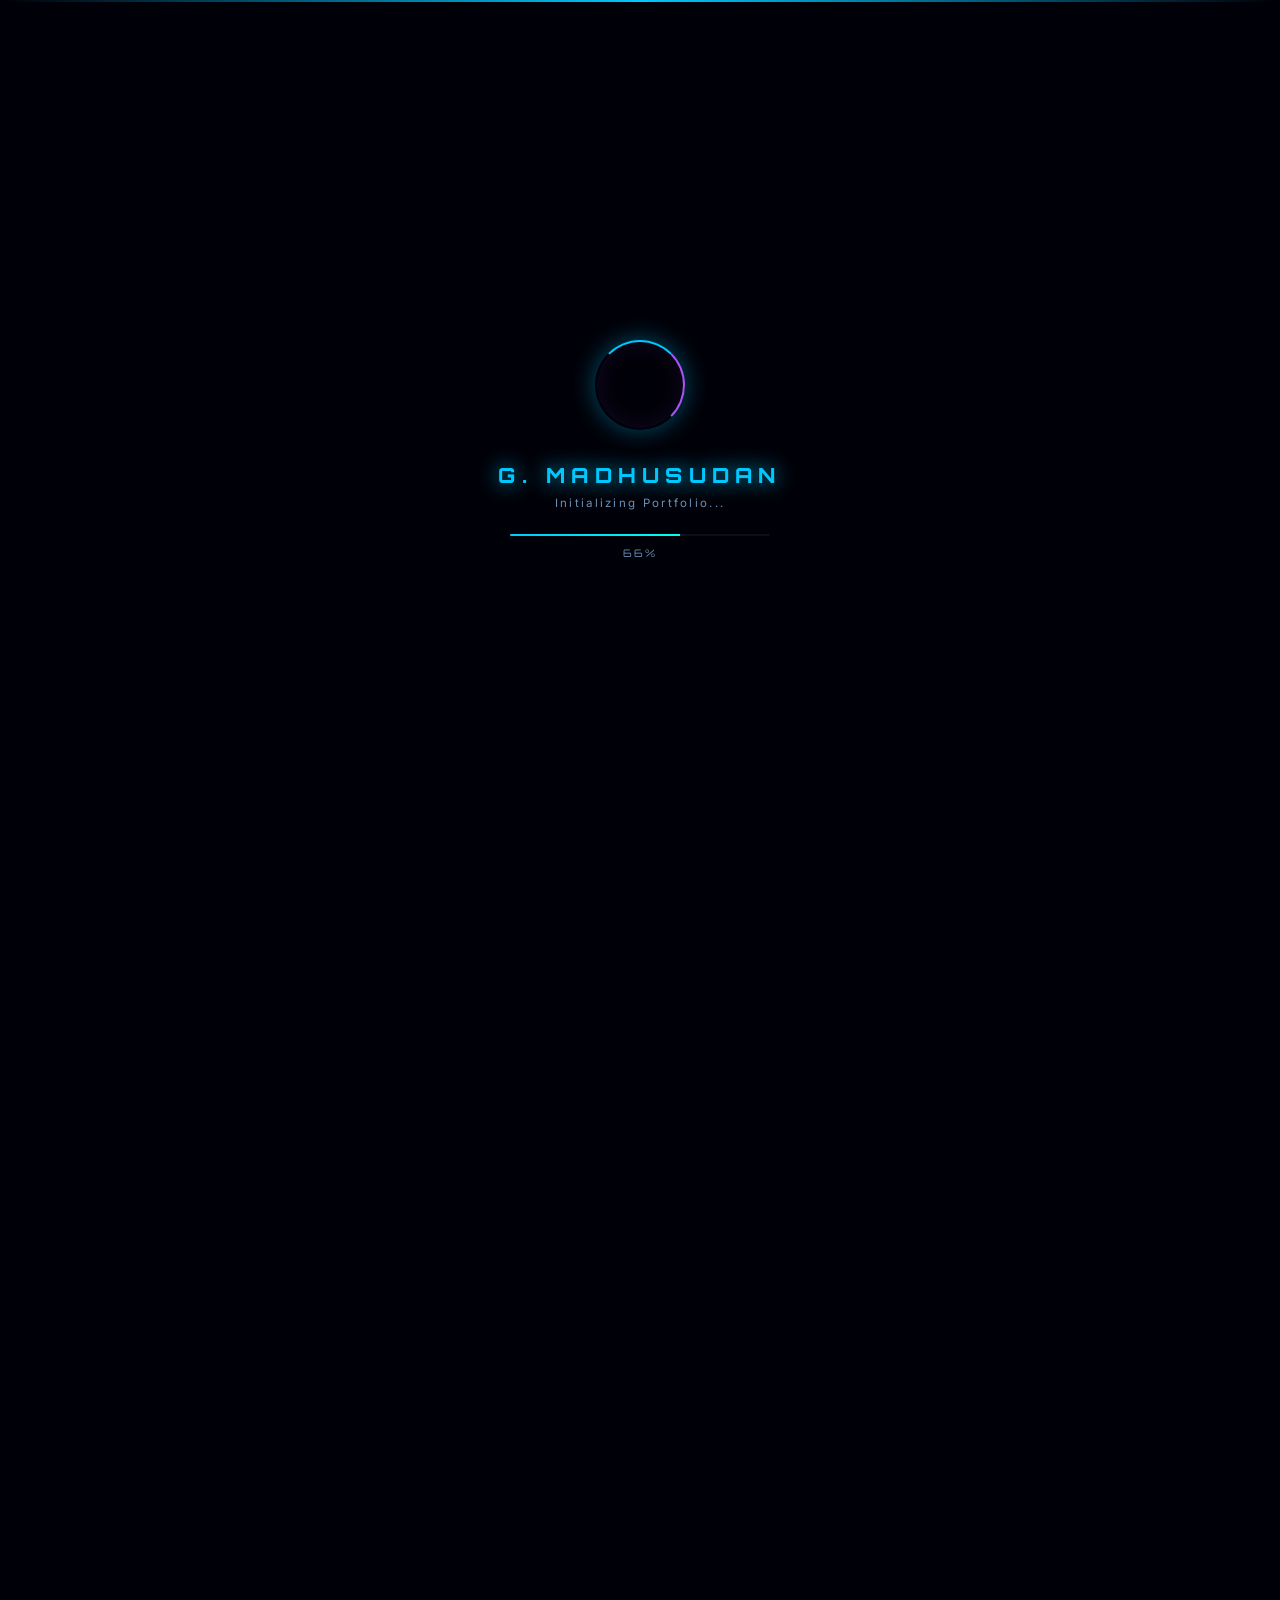
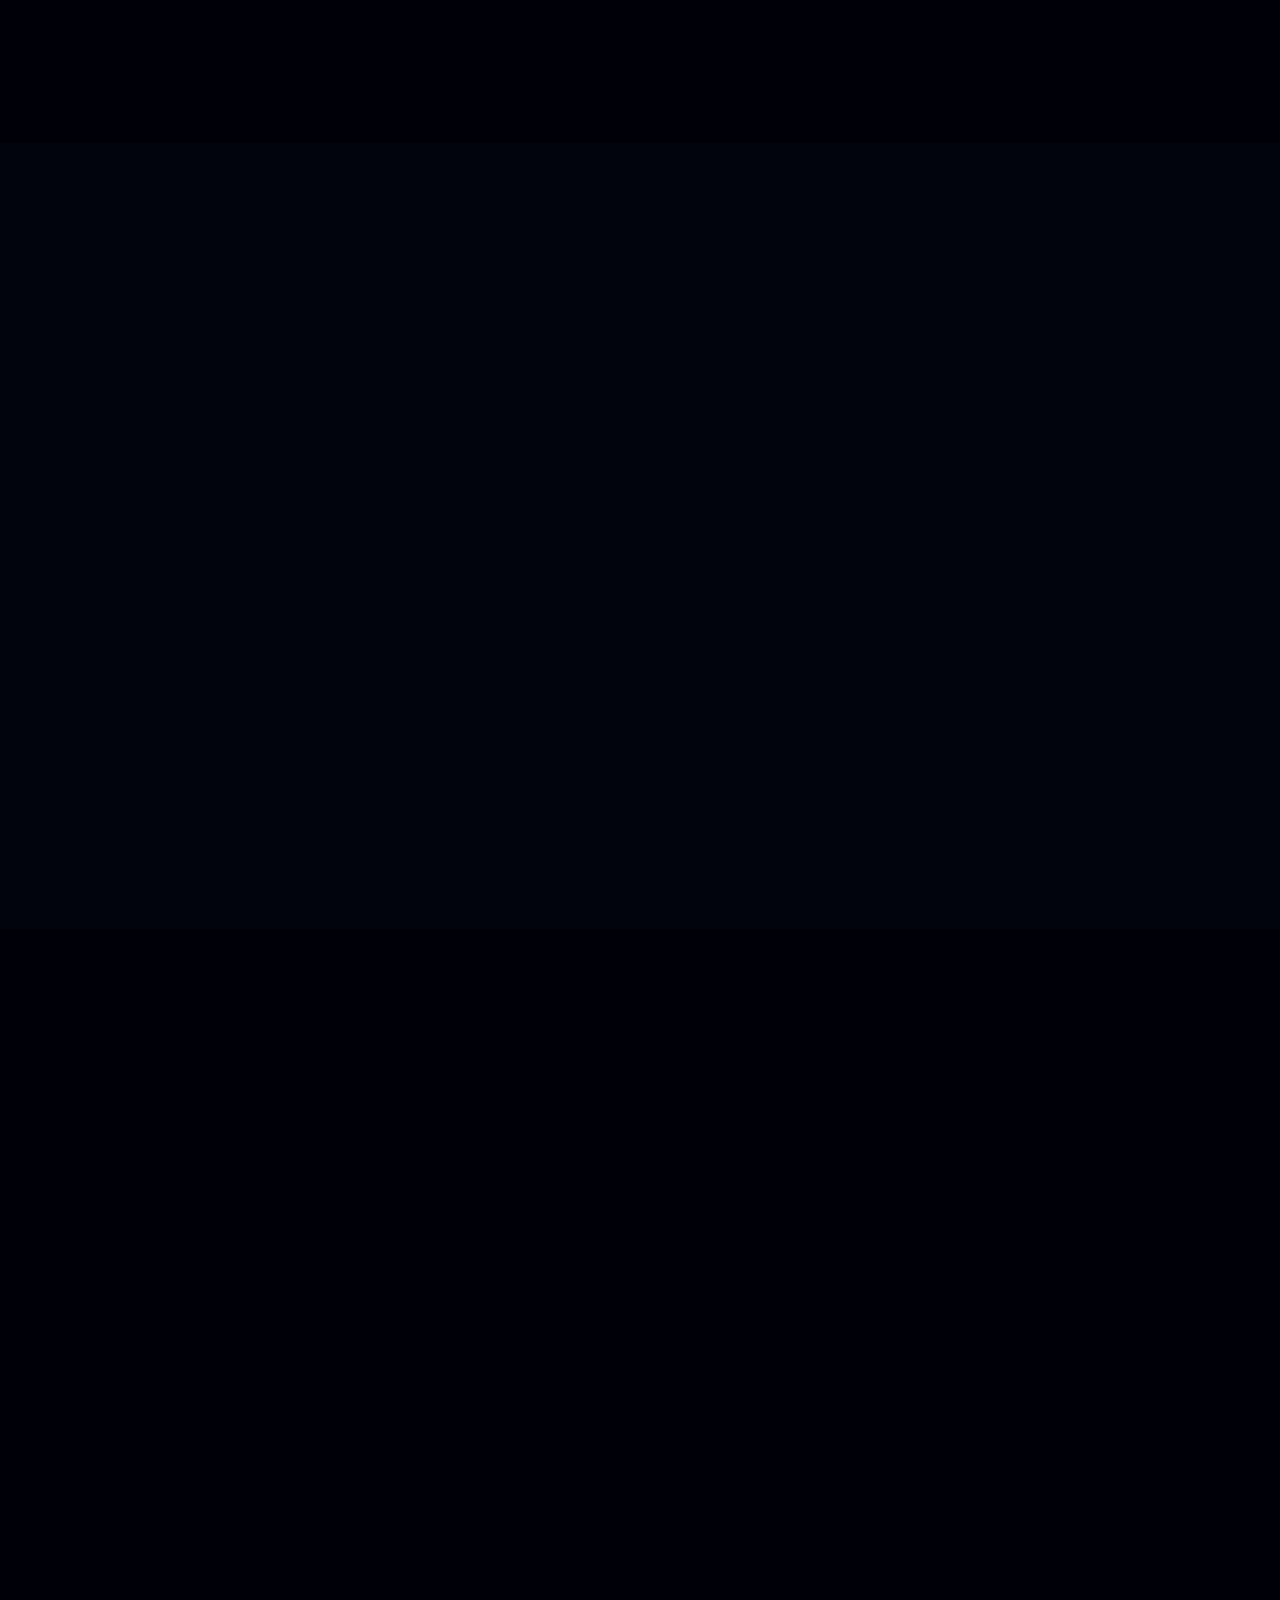
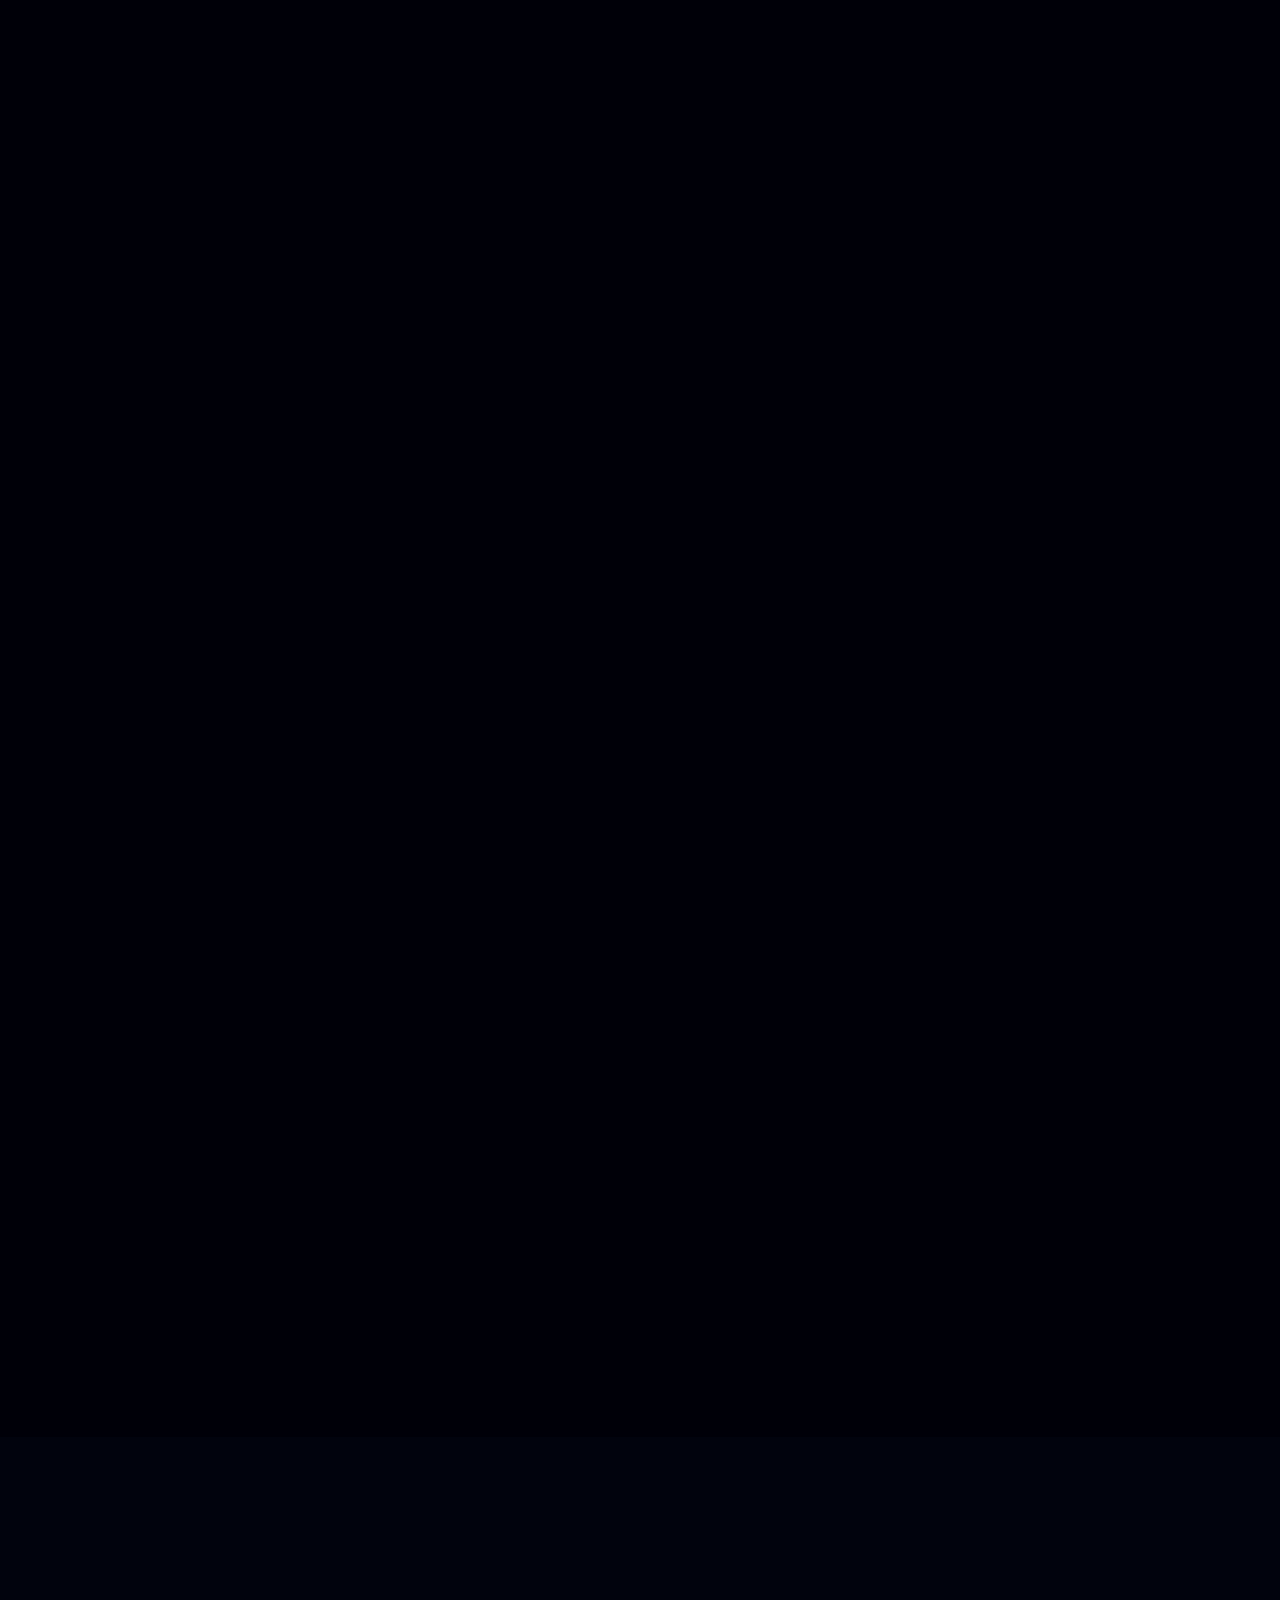
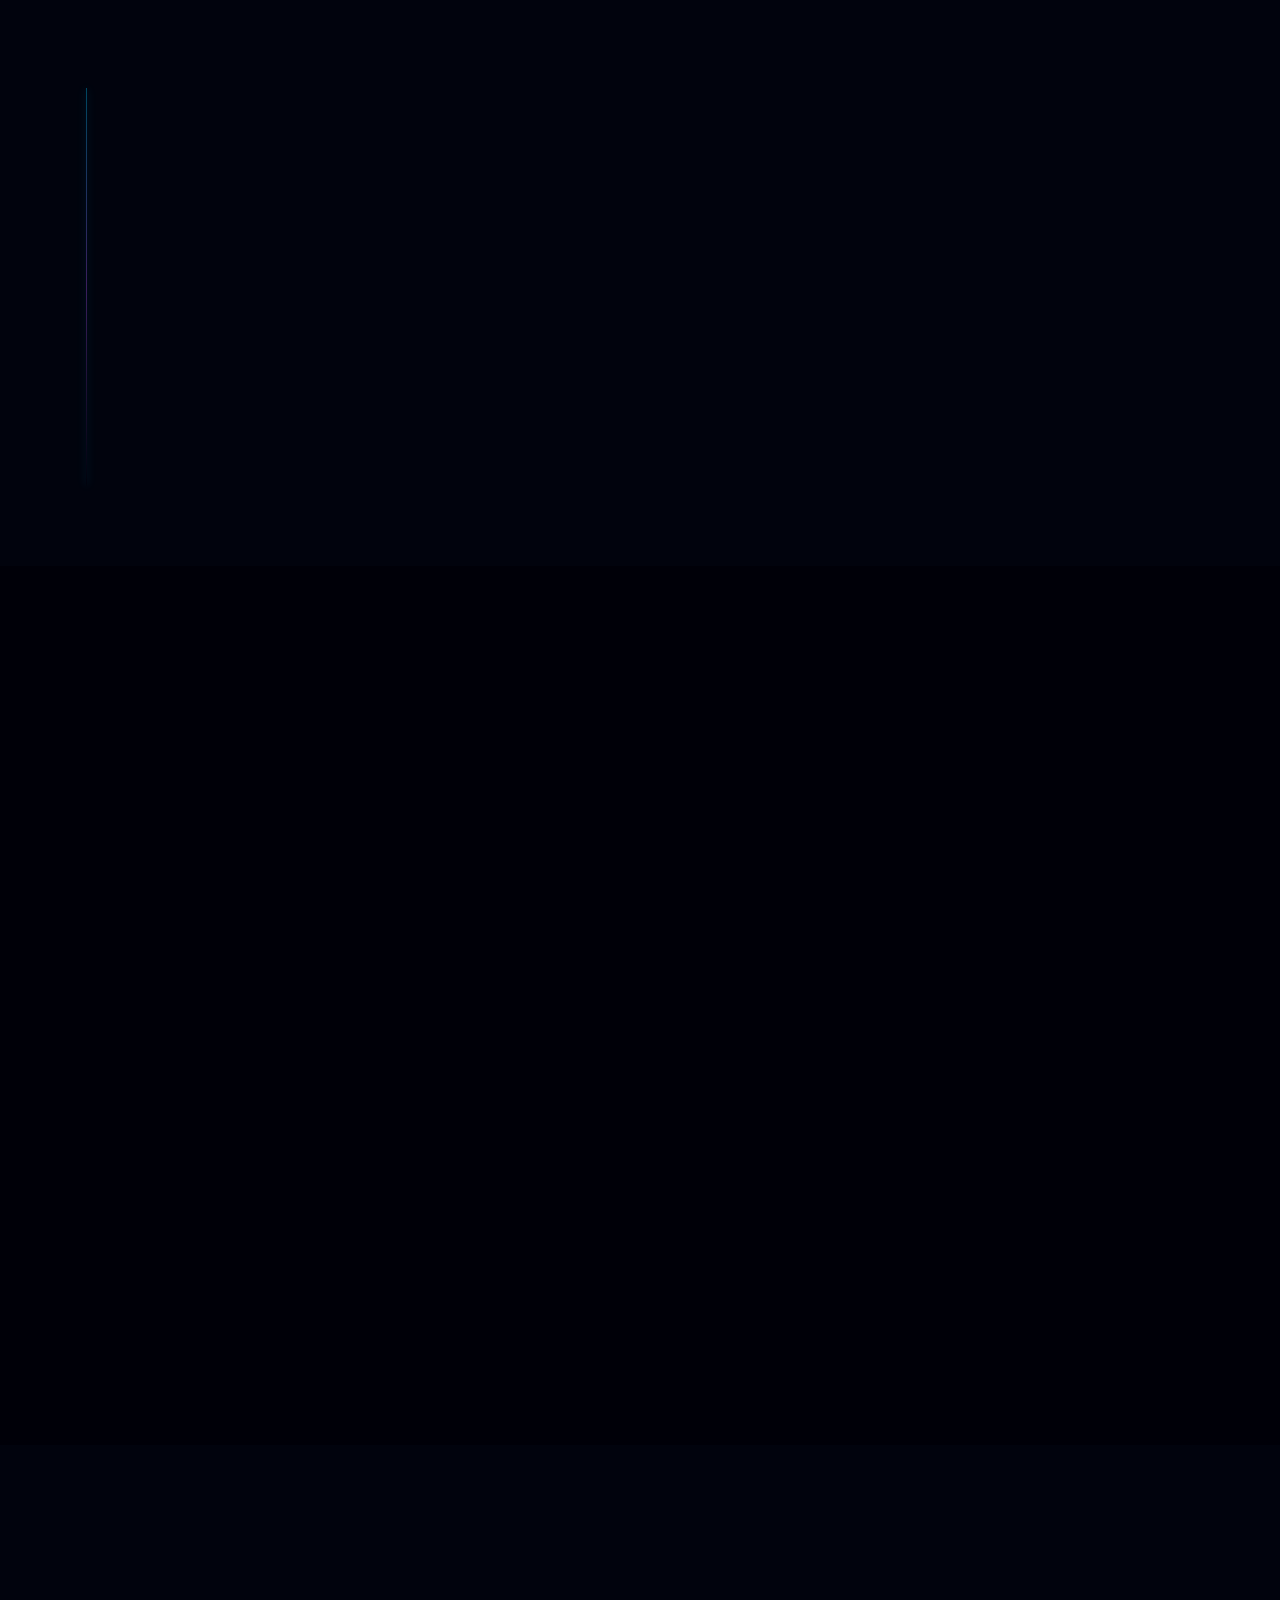
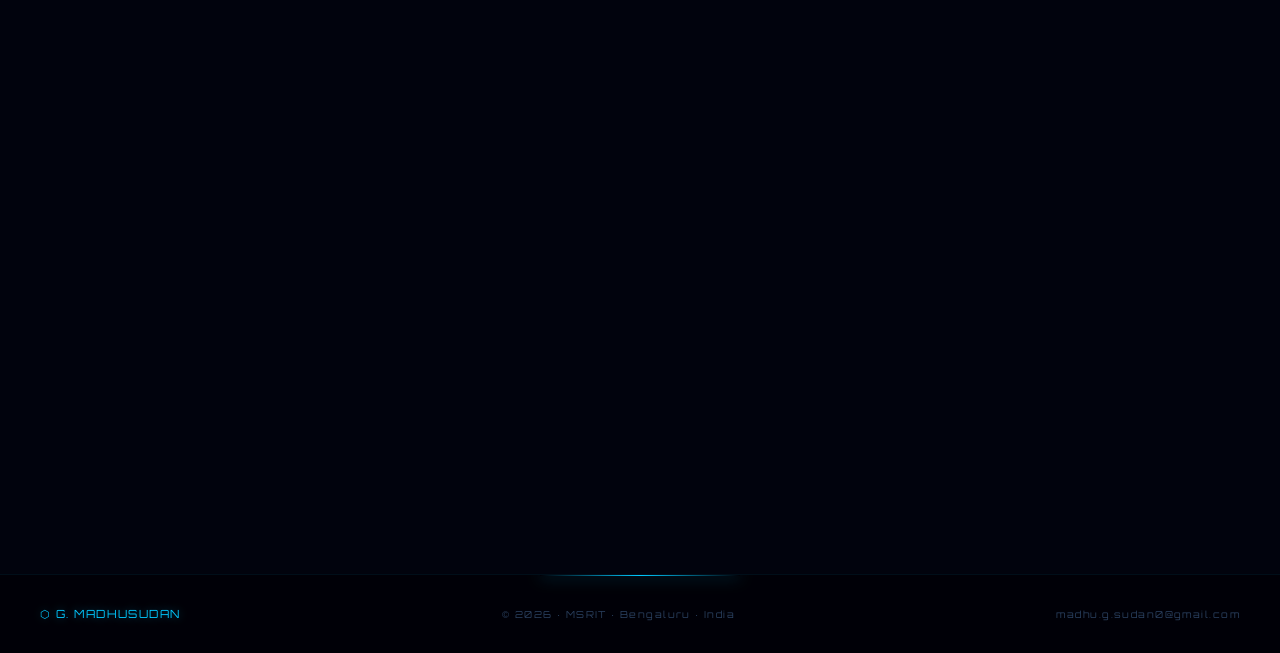
<file: index.html>
<!DOCTYPE html>
<html lang="en">
<head>
  <meta charset="UTF-8"/>
  <meta name="viewport" content="width=device-width, initial-scale=1.0"/>
  <meta name="description" content="G. Madhusudan — AI & Data Science Engineer. Portfolio showcasing projects, skills, and experience in Edge AI, NLP, and computer vision."/>
  <title>G. Madhusudan | AI & Data Science Engineer</title>
  <link rel="preconnect" href="https://fonts.googleapis.com"/>
  <link rel="preconnect" href="https://fonts.gstatic.com" crossorigin/>
  <link href="https://fonts.googleapis.com/css2?family=Orbitron:wght@400;500;600;700;800;900&family=Inter:wght@300;400;500;600;700&family=Space+Grotesk:wght@300;400;500;600;700&display=swap" rel="stylesheet"/>
  <link rel="stylesheet" href="style.css"/>
</head>
<body>

  <!-- ═══ CUSTOM CURSOR ═══ -->
  <div id="cursorRing"></div>
  <div id="cursorDot"></div>

  <!-- ═══ CLICK RIPPLE ═══ -->
  <div id="rippleContainer"></div>

  <!-- ═══ PARTICLE BACKGROUND ═══ -->
  <canvas id="particleCanvas"></canvas>
  <!-- ═══ NEURAL NETWORK SCENE ═══ -->
  <canvas id="neuralCanvas"></canvas>

  <!-- ═══ SCROLL PROGRESS BAR ═══ -->
  <div id="scrollProgress"></div>

  <!-- ═══ LOADER ═══ -->
  <div id="loader">
    <div class="ld-ring"></div>
    <div class="ld-content">
      <div class="ld-logo">G. MADHUSUDAN</div>
      <div class="ld-sub">Initializing Portfolio...</div>
      <div class="ld-bar-track"><div class="ld-bar" id="ldBar"></div></div>
      <div class="ld-pct" id="ldPct">0%</div>
    </div>
  </div>

  <!-- ═══ NAVBAR ═══ -->
  <nav id="navbar">
    <div class="nav-inner">
      <a href="#hero" class="nav-logo">
        <span class="nav-hex">⬡</span>
        <span>G. MADHUSUDAN</span>
      </a>
      <div class="nav-links" id="navLinks">
        <a href="#about"      class="nav-link" data-section="about">About</a>
        <a href="#skills"     class="nav-link" data-section="skills">Skills</a>
        <a href="#projects"   class="nav-link" data-section="projects">Projects</a>
        <a href="#experience" class="nav-link" data-section="experience">Experience</a>
        <a href="#education"  class="nav-link" data-section="education">Education</a>
        <a href="#contact"    class="nav-link" data-section="contact">Contact</a>
      </div>
      <div class="nav-actions">
        <a href="https://github.com/Madhusudan2005" target="_blank" class="nav-icon-btn" title="GitHub">
          <svg viewBox="0 0 24 24" fill="currentColor" width="17" height="17"><path d="M12 0C5.37 0 0 5.37 0 12c0 5.31 3.435 9.795 8.205 11.385.6.105.825-.255.825-.57 0-.285-.015-1.23-.015-2.235-3.015.555-3.795-.735-4.035-1.41-.135-.345-.72-1.41-1.23-1.695-.42-.225-1.02-.78-.015-.795.945-.015 1.62.87 1.845 1.23 1.08 1.815 2.805 1.305 3.495.99.105-.78.42-1.305.765-1.605-2.67-.3-5.46-1.335-5.46-5.925 0-1.305.465-2.385 1.23-3.225-.12-.3-.54-1.53.12-3.18 0 0 1.005-.315 3.3 1.23.96-.27 1.98-.405 3-.405s2.04.135 3 .405c2.295-1.56 3.3-1.23 3.3-1.23.66 1.65.24 2.88.12 3.18.765.84 1.23 1.905 1.23 3.225 0 4.605-2.805 5.625-5.475 5.925.435.375.81 1.095.81 2.22 0 1.605-.015 2.895-.015 3.3 0 .315.225.69.825.57A12.02 12.02 0 0 0 24 12c0-6.63-5.37-12-12-12z"/></svg>
        </a>
        <a href="https://linkedin.com/in/g-madhusudan" target="_blank" class="nav-icon-btn" title="LinkedIn">
          <svg viewBox="0 0 24 24" fill="currentColor" width="17" height="17"><path d="M20.447 20.452h-3.554v-5.569c0-1.328-.027-3.037-1.852-3.037-1.853 0-2.136 1.445-2.136 2.939v5.667H9.351V9h3.414v1.561h.046c.477-.9 1.637-1.85 3.37-1.85 3.601 0 4.267 2.37 4.267 5.455v6.286zM5.337 7.433a2.062 2.062 0 0 1-2.063-2.065 2.064 2.064 0 1 1 2.063 2.065zm1.782 13.019H3.555V9h3.564v11.452zM22.225 0H1.771C.792 0 0 .774 0 1.729v20.542C0 23.227.792 24 1.771 24h20.451C23.2 24 24 23.227 24 22.271V1.729C24 .774 23.2 0 22.222 0h.003z"/></svg>
        </a>
        <a href="resume.html" target="_blank" class="nav-resume-btn">
          <svg viewBox="0 0 24 24" fill="none" stroke="currentColor" stroke-width="2" width="13" height="13"><path d="M21 15v4a2 2 0 0 1-2 2H5a2 2 0 0 1-2-2v-4"/><polyline points="7,10 12,15 17,10"/><line x1="12" y1="15" x2="12" y2="3"/></svg>
          RESUME
        </a>
      </div>
      <button class="nav-hamburger" id="navHamburger" aria-label="Toggle menu">
        <span></span><span></span><span></span>
      </button>
    </div>
  </nav>

  <!-- ═══════════════════════════════
       HERO SECTION
  ════════════════════════════════ -->
  <section id="hero" class="section hero-section">
    <div class="hero-content">
      <div class="hero-badge reveal-item">
        <span class="hero-dot"></span>AVAILABLE FOR OPPORTUNITIES
      </div>
      <div class="hero-avatar-wrap reveal-item" style="--d:0.1s">
        <div class="hero-avatar-ring"></div>
        <img src="profile.jpg" alt="G. Madhusudan" class="hero-avatar-img"/>
      </div>
      <h1 class="hero-title reveal-item" style="--d:0.2s">
        <span class="hero-name">G. Madhusudan</span>
        <span class="hero-role">AI &amp; Data Science Engineer</span>
      </h1>
      <!-- Social quick links -->
      <div class="hero-socials reveal-item" style="--d:0.25s">
        <a href="https://github.com/Madhusudan2005" target="_blank" class="hero-social-btn" title="GitHub">
          <svg viewBox="0 0 24 24" fill="currentColor" width="16" height="16"><path d="M12 0C5.37 0 0 5.37 0 12c0 5.31 3.435 9.795 8.205 11.385.6.105.825-.255.825-.57 0-.285-.015-1.23-.015-2.235-3.015.555-3.795-.735-4.035-1.41-.135-.345-.72-1.41-1.23-1.695-.42-.225-1.02-.78-.015-.795.945-.015 1.62.87 1.845 1.23 1.08 1.815 2.805 1.305 3.495.99.105-.78.42-1.305.765-1.605-2.67-.3-5.46-1.335-5.46-5.925 0-1.305.465-2.385 1.23-3.225-.12-.3-.54-1.53.12-3.18 0 0 1.005-.315 3.3 1.23.96-.27 1.98-.405 3-.405s2.04.135 3 .405c2.295-1.56 3.3-1.23 3.3-1.23.66 1.65.24 2.88.12 3.18.765.84 1.23 1.905 1.23 3.225 0 4.605-2.805 5.625-5.475 5.925.435.375.81 1.095.81 2.22 0 1.605-.015 2.895-.015 3.3 0 .315.225.69.825.57A12.02 12.02 0 0 0 24 12c0-6.63-5.37-12-12-12z"/></svg>
        </a>
        <a href="https://linkedin.com/in/g-madhusudan" target="_blank" class="hero-social-btn" title="LinkedIn">
          <svg viewBox="0 0 24 24" fill="currentColor" width="16" height="16"><path d="M20.447 20.452h-3.554v-5.569c0-1.328-.027-3.037-1.852-3.037-1.853 0-2.136 1.445-2.136 2.939v5.667H9.351V9h3.414v1.561h.046c.477-.9 1.637-1.85 3.37-1.85 3.601 0 4.267 2.37 4.267 5.455v6.286zM5.337 7.433a2.062 2.062 0 0 1-2.063-2.065 2.064 2.064 0 1 1 2.063 2.065zm1.782 13.019H3.555V9h3.564v11.452zM22.225 0H1.771C.792 0 0 .774 0 1.729v20.542C0 23.227.792 24 1.771 24h20.451C23.2 24 24 23.227 24 22.271V1.729C24 .774 23.2 0 22.222 0h.003z"/></svg>
        </a>
        <a href="mailto:madhu.g.sudan0@gmail.com" class="hero-social-btn" title="Email">
          <svg viewBox="0 0 24 24" fill="none" stroke="currentColor" stroke-width="2" width="16" height="16"><path d="M4 4h16c1.1 0 2 .9 2 2v12c0 1.1-.9 2-2 2H4c-1.1 0-2-.9-2-2V6c0-1.1.9-2 2-2z"/><polyline points="22,6 12,13 2,6"/></svg>
        </a>
        <a href="resume.html" target="_blank" class="hero-social-btn" title="Resume">
          <svg viewBox="0 0 24 24" fill="none" stroke="currentColor" stroke-width="2" width="16" height="16"><path d="M14 2H6a2 2 0 0 0-2 2v16a2 2 0 0 0 2 2h12a2 2 0 0 0 2-2V8z"/><polyline points="14 2 14 8 20 8"/></svg>
        </a>
      </div>
      <div class="hero-typed reveal-item" style="--d:0.3s">
        <span id="typedDisplay"></span><span class="typed-cursor">|</span>
      </div>
      <p class="hero-sub reveal-item" style="--d:0.4s">
        Building intelligent systems at the edge of AI &amp; real-world impact
      </p>
      <div class="hero-cta reveal-item" style="--d:0.5s">
        <a href="#projects" class="btn-primary">View Projects</a>
        <a href="#contact" class="btn-secondary">Get In Touch</a>
      </div>
      <div class="scroll-hint reveal-item" style="--d:0.7s">
        <div class="scroll-mouse"><div class="scroll-wheel"></div></div>
        <span>Scroll to explore</span>
      </div>
    </div>
    <div class="hero-glow hero-glow-1"></div>
    <div class="hero-glow hero-glow-2"></div>
    <div class="hero-glow hero-glow-3"></div>
  </section>

  <!-- ═══════════════════════════════
       ABOUT SECTION
  ════════════════════════════════ -->
  <section id="about" class="section">
    <div class="container">
      <div class="section-header">
        <span class="section-tag reveal-left">01 / ABOUT</span>
        <h2 class="section-title reveal-left" style="--d:0.05s">About Me</h2>
        <div class="section-line reveal-left" style="--d:0.1s"></div>
      </div>
      <div class="about-grid">
        <div class="about-text">
          <p class="about-lead reveal-up">
            I am an <strong>AI &amp; Data Science</strong> undergraduate at <span class="acc">MSRIT</span> with experience in machine learning, AI research, computer vision, and developing real-world systems involving <span class="acc">Edge AI</span> and <span class="acc">NLP</span>.
          </p>
          <p class="about-p reveal-up" style="--d:0.1s">
            My passion lies at the intersection of cutting-edge AI research and practical on-device deployment — from building wearable navigation assistants for the visually impaired to digitizing ancient Kannada manuscripts.
          </p>
          <div class="highlights-stack">
            <div class="hl-row reveal-up" style="--d:0.15s"><span class="hl-ico">🎓</span><div><strong>B.E. AI &amp; Data Science</strong><span>Ramaiah Institute of Technology</span></div></div>
            <div class="hl-row reveal-up" style="--d:0.2s"><span class="hl-ico">⚡</span><div><strong>Research &amp; Documentation Lead</strong><span>IEEE CIS RIT-B</span></div></div>
            <div class="hl-row reveal-up" style="--d:0.25s"><span class="hl-ico">🌍</span><div><strong>Aspire Leaders Program</strong><span>Selected from 36,000+ global applicants</span></div></div>
            <div class="hl-row reveal-up" style="--d:0.3s"><span class="hl-ico">🚀</span><div><strong>Management Team Member</strong><span>Team Volante</span></div></div>
          </div>
        </div>
        <div class="about-photo-col">
          <div class="about-photo-frame reveal-up" style="--d:0.2s">
            <div class="apf-ring apf-ring-1"></div>
            <div class="apf-ring apf-ring-2"></div>
            <div class="apf-glow"></div>
            <img src="profile.jpg" alt="G. Madhusudan" class="apf-img"/>
          </div>
          <div class="about-stats">
            <div class="about-stat reveal-up" style="--d:0.3s"><span class="as-n">9+</span><span class="as-l">Projects</span></div>
            <div class="about-stat reveal-up" style="--d:0.35s"><span class="as-n">5</span><span class="as-l">Certs</span></div>
            <div class="about-stat reveal-up" style="--d:0.4s"><span class="as-n">2</span><span class="as-l">Research</span></div>
            <div class="about-stat reveal-up" style="--d:0.45s"><span class="as-n">2027</span><span class="as-l">Grad</span></div>
          </div>
        </div>
      </div>
    </div>
  </section>

  <!-- ═══════════════════════════════
       SKILLS SECTION
  ════════════════════════════════ -->
  <section id="skills" class="section alt-section">
    <div class="container">
      <div class="section-header">
        <span class="section-tag reveal-left">02 / SKILLS</span>
        <h2 class="section-title reveal-left" style="--d:0.05s">Technical Arsenal</h2>
        <div class="section-line reveal-left" style="--d:0.1s"></div>
      </div>
      <div class="skills-grid">
        <!-- Languages -->
        <div class="sp-node reveal-up" style="--d:0s">
          <div class="sp-node-hdr"><span class="sp-ico">⟨/⟩</span><h3>Languages</h3></div>
          <div class="sp-chips">
            <span class="chip cl">Python</span><span class="chip cl">C++</span><span class="chip cl">Java</span>
            <span class="chip cl">C</span><span class="chip cl">JavaScript</span><span class="chip cl">SQL</span>
          </div>
        </div>
        <!-- AI / ML -->
        <div class="sp-node reveal-up" style="--d:0.08s">
          <div class="sp-node-hdr"><span class="sp-ico">🧠</span><h3>AI / ML</h3></div>
          <div class="sp-chips">
            <span class="chip ca">TensorFlow</span><span class="chip ca">Keras</span><span class="chip ca">PyTorch</span>
            <span class="chip ca">Scikit-learn</span><span class="chip ca">OpenCV</span><span class="chip ca">LangChain</span>
            <span class="chip ca">LangGraph</span><span class="chip ca">Google ADK</span><span class="chip ca">Agentic AI</span>
            <span class="chip ca">Pandas</span><span class="chip ca">NumPy</span>
          </div>
        </div>
        <!-- Web & Databases -->
        <div class="sp-node reveal-up" style="--d:0.16s">
          <div class="sp-node-hdr"><span class="sp-ico">🌐</span><h3>Web &amp; Databases</h3></div>
          <div class="sp-chips">
            <span class="chip cw">HTML/CSS</span><span class="chip cw">React.js</span><span class="chip cw">Node.js</span>
            <span class="chip cw">Flask</span><span class="chip cw">MongoDB</span><span class="chip cw">MySQL</span>
            <span class="chip cw">PostgreSQL</span>
          </div>
        </div>
        <!-- Tools & Platforms -->
        <div class="sp-node reveal-up" style="--d:0.22s">
          <div class="sp-node-hdr"><span class="sp-ico">🛠️</span><h3>Tools &amp; Platforms</h3></div>
          <div class="sp-chips">
            <span class="chip cg">Git</span><span class="chip cg">GitHub</span><span class="chip cg">AWS</span>
            <span class="chip cg">Docker</span><span class="chip cg">CUDA</span><span class="chip cg">OpenSearch</span>
            <span class="chip cg">Postman</span><span class="chip cg">Power BI</span>
          </div>
        </div>
        <!-- Core CS -->
        <div class="sp-node sp-wide reveal-up" style="--d:0.3s">
          <div class="sp-node-hdr"><span class="sp-ico">⚙️</span><h3>Core CS</h3></div>
          <div class="sp-chips">
            <span class="chip cc">Data Structures &amp; Algorithms</span><span class="chip cc">OOP</span>
            <span class="chip cc">Operating Systems</span><span class="chip cc">DBMS</span>
            <span class="chip cc">Computer Networks</span><span class="chip cc">Hadoop</span>
            <span class="chip cc">Apache Spark</span><span class="chip cc">Complexity Analysis</span>
          </div>
        </div>
      </div>

    </div>
  </section>

  <!-- ═══════════════════════════════
       PROJECTS SECTION
  ════════════════════════════════ -->
  <section id="projects" class="section">
    <div class="container">
      <div class="section-header">
        <span class="section-tag reveal-left">03 / PROJECTS</span>
        <h2 class="section-title reveal-left" style="--d:0.05s">Featured Projects</h2>
        <div class="section-line reveal-left" style="--d:0.1s"></div>
      </div>
      <div class="projects-grid">
        <!-- BlindSight — FEATURED FULL-WIDTH -->
        <div class="proj-card featured-card reveal-up" style="--d:0s">
          <div class="proj-card-glow"></div>
          <div class="proj-featured-left">
            <div class="proj-card-top">
              <span class="proj-ico">👁️</span>
              <span class="proj-badge star">★ Featured</span>
            </div>
            <h3>BlindSight</h3>
            <p class="proj-sub">Edge-AI Navigation Assistant</p>
            <p class="proj-desc">Offline wearable navigation assistant for visually impaired users. Integrates YOLOv8 real-time object detection, depth estimation, and voice guidance — all deployed on-device without internet. Built for real-world accessibility impact.</p>
            <div class="proj-tech"><span>YOLOv8</span><span>Raspberry Pi 5</span><span>OpenCV</span><span>Edge AI</span><span>Python</span></div>
            <div class="proj-links-row">
              <a href="https://github.com/Madhusudan2005/BlindSight" target="_blank" class="proj-link-gh">
                <svg viewBox="0 0 24 24" fill="currentColor" width="14" height="14"><path d="M12 0C5.37 0 0 5.37 0 12c0 5.31 3.435 9.795 8.205 11.385.6.105.825-.255.825-.57 0-.285-.015-1.23-.015-2.235-3.015.555-3.795-.735-4.035-1.41-.135-.345-.72-1.41-1.23-1.695-.42-.225-1.02-.78-.015-.795.945-.015 1.62.87 1.845 1.23 1.08 1.815 2.805 1.305 3.495.99.105-.78.42-1.305.765-1.605-2.67-.3-5.46-1.335-5.46-5.925 0-1.305.465-2.385 1.23-3.225-.12-.3-.54-1.53.12-3.18 0 0 1.005-.315 3.3 1.23.96-.27 1.98-.405 3-.405s2.04.135 3 .405c2.295-1.56 3.3-1.23 3.3-1.23.66 1.65.24 2.88.12 3.18.765.84 1.23 1.905 1.23 3.225 0 4.605-2.805 5.625-5.475 5.925.435.375.81 1.095.81 2.22 0 1.605-.015 2.895-.015 3.3 0 .315.225.69.825.57A12.02 12.02 0 0 0 24 12c0-6.63-5.37-12-12-12z"/></svg>
                View on GitHub
              </a>
            </div>
          </div>
          <div class="proj-featured-right">
            <div class="feat-stat">
              <span class="feat-stat-ico">🔌</span>
              <div><div class="feat-stat-label">Deployment</div><div class="feat-stat-val">100% Offline · On-Device</div></div>
            </div>
            <div class="feat-stat">
              <span class="feat-stat-ico">⚡</span>
              <div><div class="feat-stat-label">Hardware</div><div class="feat-stat-val">Raspberry Pi 5</div></div>
            </div>
            <div class="feat-stat">
              <span class="feat-stat-ico">🎯</span>
              <div><div class="feat-stat-label">Model</div><div class="feat-stat-val">YOLOv8 · Real-time Detection</div></div>
            </div>
            <div class="feat-stat">
              <span class="feat-stat-ico">🌍</span>
              <div><div class="feat-stat-label">Impact</div><div class="feat-stat-val">Assistive Tech · Accessibility</div></div>
            </div>
            <div class="feat-stat">
              <span class="feat-stat-ico">🗣️</span>
              <div><div class="feat-stat-label">Features</div><div class="feat-stat-val">Voice Guidance · Depth Estimation</div></div>
            </div>
          </div>
        </div>
        <div class="proj-card reveal-up" style="--d:0.12s">
          <div class="proj-card-glow"></div>
          <div class="proj-card-top">
            <span class="proj-ico">📜</span>
            <span class="proj-badge">AI + Heritage</span>
          </div>
          <h3>Kannada OCR Genesis</h3>
          <p class="proj-sub">Historical Text Digitization</p>
          <p class="proj-desc">AI-based system digitizing ancient Kannada manuscripts using Tesseract OCR with Gemini LLM post-processing correction for cultural preservation.</p>
          <div class="proj-tech"><span>Python 3</span><span>Tesseract OCR</span><span>OpenCV</span><span>Gemini API</span></div>
          <div class="proj-links-row">
            <a href="https://github.com/Madhusudan2005/Kannada_OCR" target="_blank" class="proj-link-gh">
              <svg viewBox="0 0 24 24" fill="currentColor" width="13" height="13"><path d="M12 0C5.37 0 0 5.37 0 12c0 5.31 3.435 9.795 8.205 11.385.6.105.825-.255.825-.57 0-.285-.015-1.23-.015-2.235-3.015.555-3.795-.735-4.035-1.41-.135-.345-.72-1.41-1.23-1.695-.42-.225-1.02-.78-.015-.795.945-.015 1.62.87 1.845 1.23 1.08 1.815 2.805 1.305 3.495.99.105-.78.42-1.305.765-1.605-2.67-.3-5.46-1.335-5.46-5.925 0-1.305.465-2.385 1.23-3.225-.12-.3-.54-1.53.12-3.18 0 0 1.005-.315 3.3 1.23.96-.27 1.98-.405 3-.405s2.04.135 3 .405c2.295-1.56 3.3-1.23 3.3-1.23.66 1.65.24 2.88.12 3.18.765.84 1.23 1.905 1.23 3.225 0 4.605-2.805 5.625-5.475 5.925.435.375.81 1.095.81 2.22 0 1.605-.015 2.895-.015 3.3 0 .315.225.69.825.57A12.02 12.02 0 0 0 24 12c0-6.63-5.37-12-12-12z"/></svg>
              GitHub
            </a>
          </div>
        </div>
        <div class="proj-card reveal-up" style="--d:0.24s">
          <div class="proj-card-glow"></div>
          <div class="proj-card-top">
            <span class="proj-ico">🎵</span>
            <span class="proj-badge">Deep Learning</span>
          </div>
          <h3>Music Genre Classification</h3>
          <p class="proj-sub">Audio Intelligence System</p>
          <p class="proj-desc">CNN trained on MFCC audio features for music genre prediction, learning spectral and temporal audio patterns for accurate classification.</p>
          <div class="proj-tech"><span>Python 3</span><span>Keras</span><span>Librosa</span><span>CNN</span></div>
          <div class="proj-links-row">
            <a href="https://github.com/Madhusudan2005/Music-Genre-Classification" target="_blank" class="proj-link-gh">
              <svg viewBox="0 0 24 24" fill="currentColor" width="13" height="13"><path d="M12 0C5.37 0 0 5.37 0 12c0 5.31 3.435 9.795 8.205 11.385.6.105.825-.255.825-.57 0-.285-.015-1.23-.015-2.235-3.015.555-3.795-.735-4.035-1.41-.135-.345-.72-1.41-1.23-1.695-.42-.225-1.02-.78-.015-.795.945-.015 1.62.87 1.845 1.23 1.08 1.815 2.805 1.305 3.495.99.105-.78.42-1.305.765-1.605-2.67-.3-5.46-1.335-5.46-5.925 0-1.305.465-2.385 1.23-3.225-.12-.3-.54-1.53.12-3.18 0 0 1.005-.315 3.3 1.23.96-.27 1.98-.405 3-.405s2.04.135 3 .405c2.295-1.56 3.3-1.23 3.3-1.23.66 1.65.24 2.88.12 3.18.765.84 1.23 1.905 1.23 3.225 0 4.605-2.805 5.625-5.475 5.925.435.375.81 1.095.81 2.22 0 1.605-.015 2.895-.015 3.3 0 .315.225.69.825.57A12.02 12.02 0 0 0 24 12c0-6.63-5.37-12-12-12z"/></svg>
              GitHub
            </a>
          </div>
        </div>
        <div class="proj-card reveal-up" style="--d:0.36s">
          <div class="proj-card-glow"></div>
          <div class="proj-card-top">
            <span class="proj-ico">🚗</span>
            <span class="proj-badge">ADAS · CV</span>
          </div>
          <h3>Autonomous Driving System</h3>
          <p class="proj-sub">Real-Time ADAS Perception Pipeline</p>
          <p class="proj-desc">Real-time Advanced Driver Assistance System combining YOLOv8 object detection, MiDaS monocular depth estimation, lane detection, and multi-factor collision risk assessment into a unified perception pipeline.</p>
          <div class="proj-tech"><span>YOLOv8</span><span>MiDaS</span><span>OpenCV</span><span>Python</span><span>ADAS</span></div>
          <div class="proj-links-row">
            <a href="https://github.com/Madhusudan2005/Autonomous-Driving-System" target="_blank" class="proj-link-gh">
              <svg viewBox="0 0 24 24" fill="currentColor" width="13" height="13"><path d="M12 0C5.37 0 0 5.37 0 12c0 5.31 3.435 9.795 8.205 11.385.6.105.825-.255.825-.57 0-.285-.015-1.23-.015-2.235-3.015.555-3.795-.735-4.035-1.41-.135-.345-.72-1.41-1.23-1.695-.42-.225-1.02-.78-.015-.795.945-.015 1.62.87 1.845 1.23 1.08 1.815 2.805 1.305 3.495.99.105-.78.42-1.305.765-1.605-2.67-.3-5.46-1.335-5.46-5.925 0-1.305.465-2.385 1.23-3.225-.12-.3-.54-1.53.12-3.18 0 0 1.005-.315 3.3 1.23.96-.27 1.98-.405 3-.405s2.04.135 3 .405c2.295-1.56 3.3-1.23 3.3-1.23.66 1.65.24 2.88.12 3.18.765.84 1.23 1.905 1.23 3.225 0 4.605-2.805 5.625-5.475 5.925.435.375.81 1.095.81 2.22 0 1.605-.015 2.895-.015 3.3 0 .315.225.69.825.57A12.02 12.02 0 0 0 24 12c0-6.63-5.37-12-12-12z"/></svg>
              View on GitHub
            </a>
          </div>
        </div>
        <div class="proj-card reveal-up" style="--d:0.48s">
          <div class="proj-card-glow"></div>
          <div class="proj-card-top">
            <span class="proj-ico">🚨</span>
            <span class="proj-badge">Safety AI · CV</span>
          </div>
          <h3>Smart Crowd Panic Detection</h3>
          <p class="proj-sub">Real-Time Crowd Safety &amp; Behavior Analysis</p>
          <p class="proj-desc">AI-powered crowd safety system using YOLOv8 and computer vision to detect panic behavior, analyze crowd density, and generate real-time safety alerts for public spaces and event management.</p>
          <div class="proj-tech"><span>YOLOv8</span><span>Computer Vision</span><span>Flask</span><span>Python</span><span>OpenCV</span></div>
          <div class="proj-links-row">
            <a href="https://github.com/Madhusudan2005/SmartCrowdPanicDetection" target="_blank" class="proj-link-gh">
              <svg viewBox="0 0 24 24" fill="currentColor" width="13" height="13"><path d="M12 0C5.37 0 0 5.37 0 12c0 5.31 3.435 9.795 8.205 11.385.6.105.825-.255.825-.57 0-.285-.015-1.23-.015-2.235-3.015.555-3.795-.735-4.035-1.41-.135-.345-.72-1.41-1.23-1.695-.42-.225-1.02-.78-.015-.795.945-.015 1.62.87 1.845 1.23 1.08 1.815 2.805 1.305 3.495.99.105-.78.42-1.305.765-1.605-2.67-.3-5.46-1.335-5.46-5.925 0-1.305.465-2.805 5.625-5.475 5.925.435.375.81 1.095.81 2.22 0 1.605-.015 2.895-.015 3.3 0 .315.225.69.825.57A12.02 12.02 0 0 0 24 12c0-6.63-5.37-12-12-12z"/></svg>
              View on GitHub
            </a>
          </div>
        </div>
        <!-- NEW PROJECT: AI Media Control -->
        <div class="proj-card reveal-up" style="--d:0.56s">
          <div class="proj-card-glow"></div>
          <div class="proj-card-top">
            <span class="proj-ico">🎮</span>
            <span class="proj-badge">Computer Vision</span>
          </div>
          <h3>AI Media Control</h3>
          <p class="proj-sub">Gesture &amp; Voice Media Controller</p>
          <p class="proj-desc">Hands-free media control system using computer vision to detect hand gestures and voice commands — control play, pause, volume, and skip without touching a device.</p>
          <div class="proj-tech"><span>Python</span><span>OpenCV</span><span>MediaPipe</span><span>Computer Vision</span></div>
          <div class="proj-links-row">
            <a href="https://github.com/Madhusudan2005/ai-media-control" target="_blank" class="proj-link-gh">
              <svg viewBox="0 0 24 24" fill="currentColor" width="13" height="13"><path d="M12 0C5.37 0 0 5.37 0 12c0 5.31 3.435 9.795 8.205 11.385.6.105.825-.255.825-.57 0-.285-.015-1.23-.015-2.235-3.015.555-3.795-.735-4.035-1.41-.135-.345-.72-1.41-1.23-1.695-.42-.225-1.02-.78-.015-.795.945-.015 1.62.87 1.845 1.23 1.08 1.815 2.805 1.305 3.495.99.105-.78.42-1.305.765-1.605-2.67-.3-5.46-1.335-5.46-5.925 0-1.305.465-2.385 1.23-3.225-.12-.3-.54-1.53.12-3.18 0 0 1.005-.315 3.3 1.23.96-.27 1.98-.405 3-.405s2.04.135 3 .405c2.295-1.56 3.3-1.23 3.3-1.23.66 1.65.24 2.88.12 3.18.765.84 1.23 1.905 1.23 3.225 0 4.605-2.805 5.625-5.475 5.925.435.375.81 1.095.81 2.22 0 1.605-.015 2.895-.015 3.3 0 .315.225.69.825.57A12.02 12.02 0 0 0 24 12c0-6.63-5.37-12-12-12z"/></svg>
              View on GitHub
            </a>
          </div>
        </div>
        <!-- NEW PROJECT: AI-Powered Resume Ranker -->
        <div class="proj-card reveal-up" style="--d:0.64s">
          <div class="proj-card-glow"></div>
          <div class="proj-card-top">
            <span class="proj-ico">📋</span>
            <span class="proj-badge">NLP · Internship</span>
          </div>
          <h3>AI Resume Ranker</h3>
          <p class="proj-sub">Automated Candidate Screening System</p>
          <p class="proj-desc">AI-powered tool that automatically screens and ranks candidate resumes against job descriptions using NLP — built during internship for candidate screening automation.</p>
          <div class="proj-tech"><span>Python</span><span>NLP</span><span>Scikit-learn</span><span>TF-IDF</span><span>Flask</span></div>
          <div class="proj-links-row">
            <a href="https://github.com/Madhusudan2005/AI-Powered-Resume-Ranker" target="_blank" class="proj-link-gh">
              <svg viewBox="0 0 24 24" fill="currentColor" width="13" height="13"><path d="M12 0C5.37 0 0 5.37 0 12c0 5.31 3.435 9.795 8.205 11.385.6.105.825-.255.825-.57 0-.285-.015-1.23-.015-2.235-3.015.555-3.795-.735-4.035-1.41-.135-.345-.72-1.41-1.23-1.695-.42-.225-1.02-.78-.015-.795.945-.015 1.62.87 1.845 1.23 1.08 1.815 2.805 1.305 3.495.99.105-.78.42-1.305.765-1.605-2.67-.3-5.46-1.335-5.46-5.925 0-1.305.465-2.385 1.23-3.225-.12-.3-.54-1.53.12-3.18 0 0 1.005-.315 3.3 1.23.96-.27 1.98-.405 3-.405s2.04.135 3 .405c2.295-1.56 3.3-1.23 3.3-1.23.66 1.65.24 2.88.12 3.18.765.84 1.23 1.905 1.23 3.225 0 4.605-2.805 5.625-5.475 5.925.435.375.81 1.095.81 2.22 0 1.605-.015 2.895-.015 3.3 0 .315.225.69.825.57A12.02 12.02 0 0 0 24 12c0-6.63-5.37-12-12-12z"/></svg>
              View on GitHub
            </a>
          </div>
        </div>
        <!-- PROJECT: Pneumonia Detection -->
        <div class="proj-card reveal-up" style="--d:0.72s">
          <div class="proj-card-glow"></div>
          <div class="proj-card-top">
            <span class="proj-ico">🫁</span>
            <span class="proj-badge">Medical AI</span>
          </div>
          <h3>Pneumonia Detection</h3>
          <p class="proj-sub">Chest X-Ray Disease Classifier</p>
          <p class="proj-desc">Deep learning model that classifies chest X-ray images to detect pneumonia using CNN architecture, trained on the Kaggle chest X-ray dataset for medical diagnostics assistance.</p>
          <div class="proj-tech"><span>Python</span><span>CNN</span><span>TensorFlow</span><span>Keras</span><span>OpenCV</span></div>
          <div class="proj-links-row">
            <a href="https://github.com/Madhusudan2005/Pneumonia-Detection" target="_blank" class="proj-link-gh">
              <svg viewBox="0 0 24 24" fill="currentColor" width="13" height="13"><path d="M12 0C5.37 0 0 5.37 0 12c0 5.31 3.435 9.795 8.205 11.385.6.105.825-.255.825-.57 0-.285-.015-1.23-.015-2.235-3.015.555-3.795-.735-4.035-1.41-.135-.345-.72-1.41-1.23-1.695-.42-.225-1.02-.78-.015-.795.945-.015 1.62.87 1.845 1.23 1.08 1.815 2.805 1.305 3.495.99.105-.78.42-1.305.765-1.605-2.67-.3-5.46-1.335-5.46-5.925 0-1.305.465-2.385 1.23-3.225-.12-.3-.54-1.53.12-3.18 0 0 1.005-.315 3.3 1.23.96-.27 1.98-.405 3-.405s2.04.135 3 .405c2.295-1.56 3.3-1.23 3.3-1.23.66 1.65.24 2.88.12 3.18.765.84 1.23 1.905 1.23 3.225 0 4.605-2.805 5.625-5.475 5.925.435.375.81 1.095.81 2.22 0 1.605-.015 2.895-.015 3.3 0 .315.225.69.825.57A12.02 12.02 0 0 0 24 12c0-6.63-5.37-12-12-12z"/></svg>
              View on GitHub
            </a>
          </div>
        </div>
        <!-- PROJECT: Producer-Consumer Simulation -->
        <div class="proj-card reveal-up" style="--d:0.80s">
          <div class="proj-card-glow"></div>
          <div class="proj-card-top">
            <span class="proj-ico">⚙️</span>
            <span class="proj-badge">OS Concepts</span>
          </div>
          <h3>Producer-Consumer Simulation</h3>
          <p class="proj-sub">OS Concurrency &amp; Synchronization Demo</p>
          <p class="proj-desc">Implementation of the classic Producer-Consumer problem demonstrating OS concurrency concepts — thread synchronization, semaphores, mutex locks, and bounded buffer management.</p>
          <div class="proj-tech"><span>C</span><span>POSIX Threads</span><span>Semaphores</span><span>Mutex</span><span>OS Concepts</span></div>
          <div class="proj-links-row">
            <a href="https://github.com/Madhusudan2005/Producer-Consumer-Simulation" target="_blank" class="proj-link-gh">
              <svg viewBox="0 0 24 24" fill="currentColor" width="13" height="13"><path d="M12 0C5.37 0 0 5.37 0 12c0 5.31 3.435 9.795 8.205 11.385.6.105.825-.255.825-.57 0-.285-.015-1.23-.015-2.235-3.015.555-3.795-.735-4.035-1.41-.135-.345-.72-1.41-1.23-1.695-.42-.225-1.02-.78-.015-.795.945-.015 1.62.87 1.845 1.23 1.08 1.815 2.805 1.305 3.495.99.105-.78.42-1.305.765-1.605-2.67-.3-5.46-1.335-5.46-5.925 0-1.305.465-2.385 1.23-3.225-.12-.3-.54-1.53.12-3.18 0 0 1.005-.315 3.3 1.23.96-.27 1.98-.405 3-.405s2.04.135 3 .405c2.295-1.56 3.3-1.23 3.3-1.23.66 1.65.24 2.88.12 3.18.765.84 1.23 1.905 1.23 3.225 0 4.605-2.805 5.625-5.475 5.925.435.375.81 1.095.81 2.22 0 1.605-.015 2.895-.015 3.3 0 .315.225.69.825.57A12.02 12.02 0 0 0 24 12c0-6.63-5.37-12-12-12z"/></svg>
              View on GitHub
            </a>
          </div>
        </div>
      </div>
    </div>
  </section>

  <!-- ═══════════════════════════════
       EXPERIENCE SECTION
  ════════════════════════════════ -->
  <section id="experience" class="section alt-section">
    <div class="container">
      <div class="section-header">
        <span class="section-tag reveal-left">04 / EXPERIENCE</span>
        <h2 class="section-title reveal-left" style="--d:0.05s">Experience &amp; Research</h2>
        <div class="section-line reveal-left" style="--d:0.1s"></div>
      </div>
      <div class="timeline">
        <div class="tl-item reveal-up" style="--d:0s">
          <div class="tl-marker"><span>01</span><div class="tl-pulse"></div></div>
          <div class="tl-card">
            <div class="tl-top">
              <div><h3>AI &amp; ML Intern</h3><p class="tl-company">@ Elevate Labs</p></div>
              <span class="tl-date">Sep 2025 — Nov 2025</span>
            </div>
            <p class="tl-desc">Built ML pipelines using TensorFlow, Keras, and Scikit-learn for preprocessing, training, and evaluation. Improved model performance through systematic optimization and benchmarking.</p>
            <div class="tl-chips"><span>TensorFlow</span><span>Keras</span><span>Scikit-learn</span></div>
          </div>
        </div>
        <div class="tl-item reveal-up" style="--d:0.15s">
          <div class="tl-marker"><span>02</span><div class="tl-pulse"></div></div>
          <div class="tl-card">
            <div class="tl-top">
              <div><h3>Co-Author &amp; Researcher</h3><p class="tl-company">@ NCRIE — Publication Pending</p></div>
              <span class="tl-date">2025</span>
            </div>
            <p class="tl-desc"><em>"Women Safety Heatmap &amp; Secure Routing Framework using GeoAI"</em> — Integrated urban datasets to identify high-risk zones using predictive safety heatmaps and GeoAI-based route planning.</p>
            <div class="tl-chips"><span>GeoAI</span><span>Heatmap</span><span>Route Planning</span><span>Urban Data</span></div>
          </div>
        </div>
      </div>
    </div>
  </section>

  <!-- ═══════════════════════════════
       EDUCATION SECTION
  ════════════════════════════════ -->
  <section id="education" class="section">
    <div class="container">
      <div class="section-header">
        <span class="section-tag reveal-left">05 / EDUCATION</span>
        <h2 class="section-title reveal-left" style="--d:0.05s">Education, Leadership &amp; Achievements</h2>
        <div class="section-line reveal-left" style="--d:0.1s"></div>
      </div>
      <div class="edu-grid">
        <div class="edu-card main-edu reveal-up" style="--d:0s">
          <div class="edu-icon">🎓</div>
          <h3>B.E. AI &amp; Data Science</h3>
          <p class="edu-inst">Ramaiah Institute of Technology (MSRIT)</p>
          <p class="edu-period">Expected June 2027</p>

        </div>
        <div class="edu-card gold-card reveal-up" style="--d:0.08s">
          <div class="edu-icon">🌍</div>
          <h3>Aspire Leaders Program</h3>
          <p class="edu-inst">Harvard-affiliated Leadership Program</p>
          <p class="edu-note">Selected from <strong>36,000+</strong> global applicants</p>
        </div>
        <div class="edu-card reveal-up" style="--d:0.16s">
          <div class="edu-icon">⚡</div>
          <h3>Research &amp; Documentation Lead</h3>
          <p class="edu-inst">IEEE CIS RIT-B</p>
          <p class="edu-note">Leading research initiatives &amp; technical documentation</p>
        </div>
        <div class="edu-card reveal-up" style="--d:0.24s">
          <div class="edu-icon">🚀</div>
          <h3>Management Team Member</h3>
          <p class="edu-inst">Team Volante</p>
          <p class="edu-note">Operations &amp; event management for premier student org</p>
        </div>
        <div class="edu-card reveal-up" style="--d:0.32s">
          <div class="edu-icon">💻</div>
          <h3>Hackathon Participant</h3>
          <p class="edu-inst">Inceptrix 2025 · Hack-A-War'26</p>
          <p class="edu-note">Building impactful AI solutions under national competition pressure</p>
        </div>
        <div class="edu-card certs-card reveal-up" style="--d:0.4s">
          <div class="edu-icon">🏅</div>
          <h3>Certifications</h3>
          <div class="cert-list">
            <span>Applied Generative AI — Infosys</span>
            <span>Data Science Foundations — IBM</span>
            <span>AWS Solutions Architecture — Forage</span>
            <span>Postman API Fundamentals</span>
            <span>SnowPro Associate</span>
          </div>
        </div>
      </div>
    </div>
  </section>

  <!-- ═══════════════════════════════
       CONTACT SECTION
  ════════════════════════════════ -->
  <section id="contact" class="section alt-section">
    <div class="container">
      <div class="section-header">
        <span class="section-tag reveal-left">06 / CONTACT</span>
        <h2 class="section-title reveal-left" style="--d:0.05s">Get In Touch</h2>
        <div class="section-line reveal-left" style="--d:0.1s"></div>
      </div>
      <div class="contact-layout">
        <div class="contact-left reveal-up">
          <p class="contact-intro">Open to <strong>internship opportunities</strong>, research collaborations, and interesting AI projects. Let's build something great.</p>
          <div class="contact-links">
            <a href="mailto:madhu.g.sudan0@gmail.com" class="contact-item" id="emailLink">
              <span class="contact-ico">✉</span>
              <div><span class="contact-label">Email</span><span class="contact-val">madhu.g.sudan0@gmail.com</span></div>
            </a>
            <a href="tel:+919448440117" class="contact-item" id="phoneLink">
              <span class="contact-ico">📱</span>
              <div><span class="contact-label">Phone</span><span class="contact-val">+91-9448440117</span></div>
            </a>
            <a href="https://github.com/Madhusudan2005" target="_blank" class="contact-item" id="contactGH">
              <span class="contact-ico">
                <svg viewBox="0 0 24 24" fill="currentColor" width="18" height="18"><path d="M12 0C5.37 0 0 5.37 0 12c0 5.31 3.435 9.795 8.205 11.385.6.105.825-.255.825-.57 0-.285-.015-1.23-.015-2.235-3.015.555-3.795-.735-4.035-1.41-.135-.345-.72-1.41-1.23-1.695-.42-.225-1.02-.78-.015-.795.945-.015 1.62.87 1.845 1.23 1.08 1.815 2.805 1.305 3.495.99.105-.78.42-1.305.765-1.605-2.67-.3-5.46-1.335-5.46-5.925 0-1.305.465-2.385 1.23-3.225-.12-.3-.54-1.53.12-3.18 0 0 1.005-.315 3.3 1.23.96-.27 1.98-.405 3-.405s2.04.135 3 .405c2.295-1.56 3.3-1.23 3.3-1.23.66 1.65.24 2.88.12 3.18.765.84 1.23 1.905 1.23 3.225 0 4.605-2.805 5.625-5.475 5.925.435.375.81 1.095.81 2.22 0 1.605-.015 2.895-.015 3.3 0 .315.225.69.825.57A12.02 12.02 0 0 0 24 12c0-6.63-5.37-12-12-12z"/></svg>
              </span>
              <div><span class="contact-label">GitHub</span><span class="contact-val">github.com/Madhusudan2005</span></div>
            </a>
            <a href="https://linkedin.com/in/g-madhusudan" target="_blank" class="contact-item" id="contactLI">
              <span class="contact-ico">
                <svg viewBox="0 0 24 24" fill="currentColor" width="18" height="18"><path d="M20.447 20.452h-3.554v-5.569c0-1.328-.027-3.037-1.852-3.037-1.853 0-2.136 1.445-2.136 2.939v5.667H9.351V9h3.414v1.561h.046c.477-.9 1.637-1.85 3.37-1.85 3.601 0 4.267 2.37 4.267 5.455v6.286zM5.337 7.433a2.062 2.062 0 0 1-2.063-2.065 2.064 2.064 0 1 1 2.063 2.065zm1.782 13.019H3.555V9h3.564v11.452zM22.225 0H1.771C.792 0 0 .774 0 1.729v20.542C0 23.227.792 24 1.771 24h20.451C23.2 24 24 23.227 24 22.271V1.729C24 .774 23.2 0 22.222 0h.003z"/></svg>
              </span>
              <div><span class="contact-label">LinkedIn</span><span class="contact-val">linkedin.com/in/g-madhusudan</span></div>
            </a>
          </div>
        </div>
        <div class="contact-right reveal-up" style="--d:0.15s">
          <form class="contact-form" id="contactForm">
            <div class="cf-field">
              <label>Name</label>
              <input type="text" id="fName" placeholder="Your Name" required/>
              <div class="cf-line"></div>
            </div>
            <div class="cf-field">
              <label>Email</label>
              <input type="email" id="fEmail" placeholder="you@company.com" required/>
              <div class="cf-line"></div>
            </div>
            <div class="cf-field">
              <label>Message</label>
              <textarea id="fMsg" rows="4" placeholder="Let's talk AI..." required></textarea>
              <div class="cf-line"></div>
            </div>
            <button type="submit" class="btn-primary full-width" id="submitBtn">
              <svg viewBox="0 0 24 24" fill="none" stroke="currentColor" stroke-width="2" width="15" height="15"><line x1="22" y1="2" x2="11" y2="13"/><polygon points="22 2 15 22 11 13 2 9 22 2"/></svg>
              TRANSMIT MESSAGE
            </button>
          </form>
        </div>
      </div>
    </div>
  </section>

  <!-- ═══ FOOTER ═══ -->
  <footer class="footer">
    <div class="footer-inner">
      <span class="footer-logo">⬡ G. MADHUSUDAN</span>
      <span class="footer-copy">© 2026 · MSRIT · Bengaluru · India</span>
      <span class="footer-contact">madhu.g.sudan0@gmail.com</span>
    </div>
  </footer>

  <!-- ═══ AI CHATBOT ═══ -->
  <button class="chat-fab" id="chatFab">
    <div class="cf-ring"></div>
    <svg viewBox="0 0 24 24" fill="none" stroke="currentColor" stroke-width="2" width="22" height="22"><path d="M21 15a2 2 0 0 1-2 2H7l-4 4V5a2 2 0 0 1 2-2h14a2 2 0 0 1 2 2z"/></svg>
    <span>ASK AI</span>
  </button>
  <div class="chat-window" id="chatWindow">
    <div class="cw-header">
      <div class="cw-avatar">🤖<div class="cw-online"></div></div>
      <div><strong>Madhu's AI Assistant</strong><span>Ask me anything about Madhu</span></div>
      <button class="cw-close" id="chatClose">✕</button>
    </div>
    <div class="cw-body" id="chatBody">
      <div class="cw-msg bot">
        <div class="cw-bubble">👋 Hi! I'm Madhu's AI Portfolio Assistant.<br>Ask about projects, skills, or experience!</div>
        <div class="cw-suggestions">
          <button onclick="suggest('Tell me about BlindSight')">BlindSight</button>
          <button onclick="suggest('What are his skills?')">Skills</button>
          <button onclick="suggest('Should I hire Madhu?')">Hire him?</button>
          <button onclick="suggest('Contact info?')">Contact</button>
        </div>
      </div>
    </div>
    <div class="cw-input-row">
      <input type="text" id="chatInput" placeholder="Ask about Madhu..."/>
      <button class="cw-send" id="chatSend">
        <svg viewBox="0 0 24 24" fill="none" stroke="currentColor" stroke-width="2" width="16" height="16"><line x1="22" y1="2" x2="11" y2="13"/><polygon points="22 2 15 22 11 13 2 9 22 2"/></svg>
      </button>
    </div>
  </div>

  <!-- ═══ BACK TO TOP ═══ -->
  <button id="backToTop" title="Back to top">↑</button>

  <script src="app.js"></script>
</body>
</html>
</file>
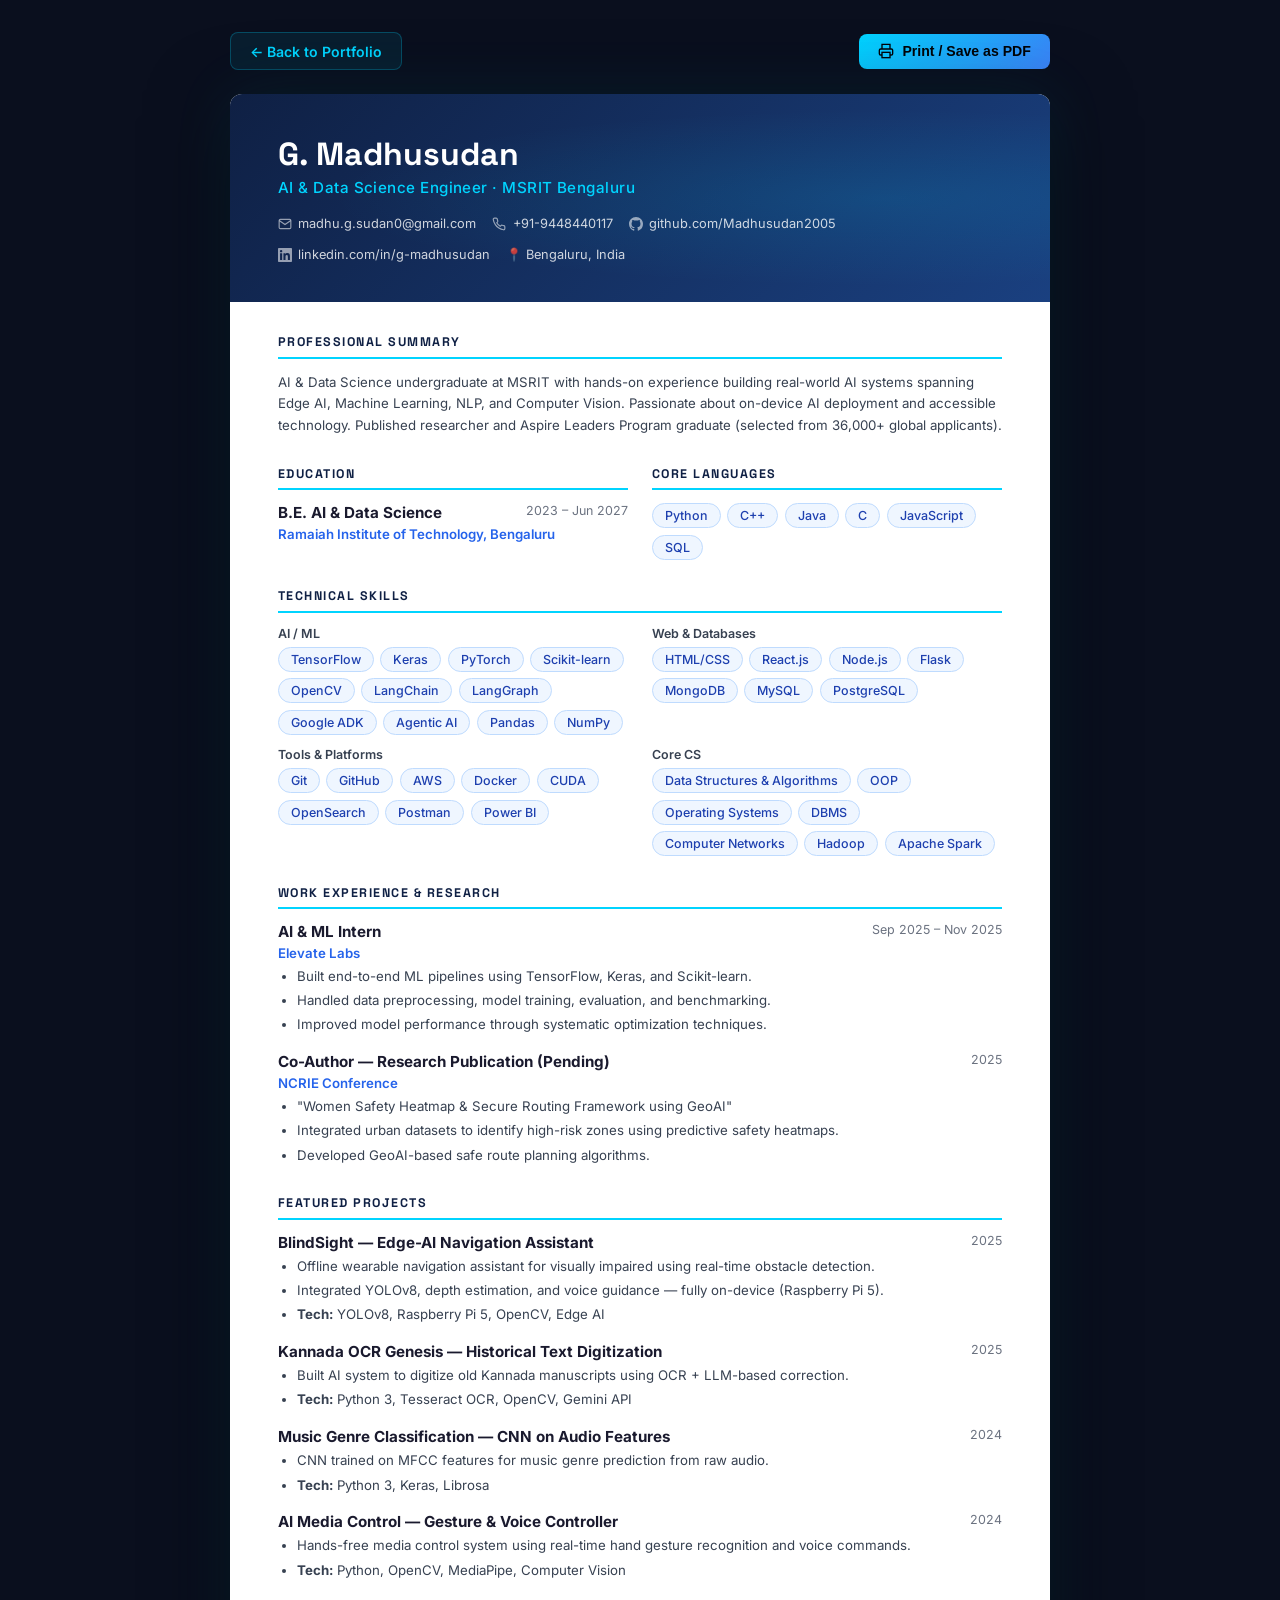
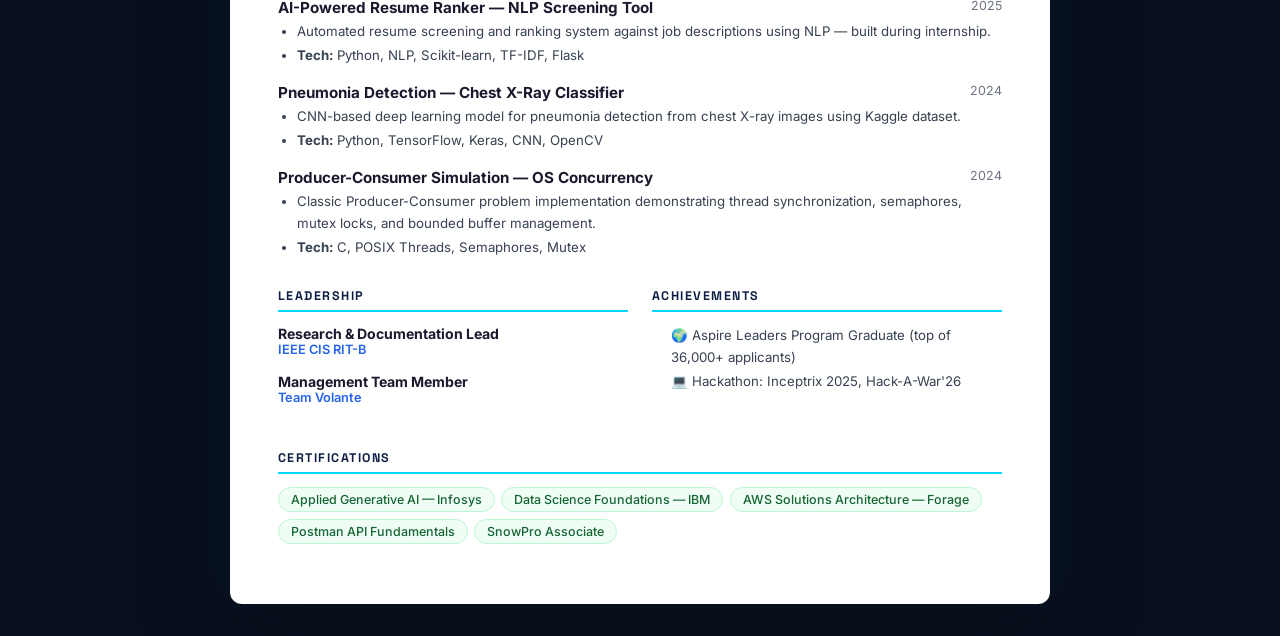
<file: resume.html>
<!DOCTYPE html>
<html lang="en">
<head>
  <meta charset="UTF-8"/>
  <meta name="viewport" content="width=device-width, initial-scale=1.0"/>
  <title>G. Madhusudan — Resume</title>
  <link rel="preconnect" href="https://fonts.googleapis.com"/>
  <link href="https://fonts.googleapis.com/css2?family=Inter:wght@300;400;500;600;700&family=Space+Grotesk:wght@400;600;700&display=swap" rel="stylesheet"/>
  <style>
    * { box-sizing: border-box; margin: 0; padding: 0; }
    body {
      font-family: 'Inter', sans-serif;
      background: #0a0f1e;
      color: #1a1a2e;
      min-height: 100vh;
      display: flex;
      flex-direction: column;
      align-items: center;
      justify-content: flex-start;
      padding: 2rem;
    }
    .top-bar {
      width: 100%; max-width: 820px;
      display: flex; justify-content: space-between; align-items: center;
      margin-bottom: 1.5rem;
    }
    .back-btn {
      display: inline-flex; align-items: center; gap: 0.5rem;
      padding: 0.6rem 1.2rem;
      background: rgba(0,212,255,0.08);
      border: 1px solid rgba(0,212,255,0.25);
      border-radius: 8px;
      color: #00d4ff;
      text-decoration: none;
      font-size: 0.88rem;
      font-weight: 600;
      transition: all 0.25s ease;
    }
    .back-btn:hover { background: rgba(0,212,255,0.15); transform: translateX(-3px); }
    .print-btn {
      display: inline-flex; align-items: center; gap: 0.5rem;
      padding: 0.6rem 1.2rem;
      background: linear-gradient(135deg, #00d4ff, #3b82f6);
      border: none; border-radius: 8px;
      color: #020408; font-weight: 700; font-size: 0.88rem;
      cursor: pointer; transition: all 0.25s ease;
    }
    .print-btn:hover { transform: translateY(-2px); box-shadow: 0 6px 20px rgba(0,212,255,0.4); }

    /* ---- RESUME PAGE ---- */
    .resume {
      width: 100%; max-width: 820px;
      background: #fff;
      border-radius: 12px;
      overflow: hidden;
      box-shadow: 0 20px 80px rgba(0,0,0,0.5), 0 0 60px rgba(0,212,255,0.1);
    }
    .resume-header {
      background: linear-gradient(135deg, #0f2044, #1a4080);
      padding: 2.5rem 3rem;
      position: relative;
      overflow: hidden;
    }
    .resume-header::before {
      content: '';
      position: absolute; inset: 0;
      background: radial-gradient(ellipse at 80% 50%, rgba(0,212,255,0.12), transparent 60%);
    }
    .header-content { position: relative; z-index: 1; }
    .resume-name {
      font-family: 'Space Grotesk', sans-serif;
      font-size: 2rem; font-weight: 700;
      color: #ffffff; margin-bottom: 0.25rem;
    }
    .resume-role {
      font-size: 0.95rem; color: #00d4ff;
      font-weight: 500; margin-bottom: 1.2rem;
      letter-spacing: 0.03em;
    }
    .resume-contacts {
      display: flex; flex-wrap: wrap; gap: 1rem;
    }
    .contact-chip {
      display: flex; align-items: center; gap: 0.4rem;
      font-size: 0.8rem; color: rgba(255,255,255,0.8);
    }
    .contact-chip svg { opacity: 0.7; }

    /* Resume body */
    .resume-body { padding: 2rem 3rem; }
    .res-section { margin-bottom: 1.8rem; }
    .res-section-title {
      font-family: 'Space Grotesk', sans-serif;
      font-size: 0.78rem; font-weight: 700;
      text-transform: uppercase; letter-spacing: 0.12em;
      color: #0f2044; margin-bottom: 0.8rem;
      padding-bottom: 0.4rem;
      border-bottom: 2px solid #00d4ff;
    }
    .res-item { margin-bottom: 1rem; }
    .res-item-header {
      display: flex; justify-content: space-between;
      align-items: flex-start; margin-bottom: 0.25rem;
    }
    .res-item-title {
      font-size: 0.95rem; font-weight: 700;
      color: #1a1a2e;
    }
    .res-item-date {
      font-size: 0.78rem; color: #6b7280;
      white-space: nowrap; padding-left: 1rem;
    }
    .res-item-sub {
      font-size: 0.83rem; color: #2563eb;
      font-weight: 600; margin-bottom: 0.3rem;
    }
    .res-item-desc {
      font-size: 0.83rem; color: #374151;
      line-height: 1.65;
    }
    .res-item-desc li { margin-left: 1.2rem; margin-bottom: 0.15rem; }
    .skills-row { display: flex; flex-wrap: wrap; gap: 0.4rem; }
    .skill-pill {
      padding: 0.25rem 0.75rem;
      background: #eff6ff;
      border: 1px solid #bfdbfe;
      border-radius: 100px;
      font-size: 0.78rem; font-weight: 500;
      color: #1e40af;
    }
    .edu-grid { display: grid; gap: 0.75rem; }
    .cert-row { display: flex; flex-wrap: wrap; gap: 0.4rem; }
    .cert-item {
      padding: 0.25rem 0.75rem;
      background: #f0fdf4;
      border: 1px solid #bbf7d0;
      border-radius: 100px;
      font-size: 0.78rem; font-weight: 500;
      color: #166534;
    }
    .two-col { display: grid; grid-template-columns: 1fr 1fr; gap: 1.5rem; }
    @media print {
      body { background: #fff; padding: 0; }
      .top-bar { display: none; }
      .resume {
        border-radius: 0;
        box-shadow: none;
        max-width: 100%;
      }
    }
    @media (max-width: 640px) {
      .resume-header, .resume-body { padding: 1.5rem; }
      .two-col { grid-template-columns: 1fr; }
      .resume-name { font-size: 1.5rem; }
    }
  </style>
</head>
<body>
  <div class="top-bar">
    <a href="index.html" class="back-btn">
      ← Back to Portfolio
    </a>
    <button class="print-btn" onclick="window.print()">
      <svg viewBox="0 0 24 24" fill="none" stroke="currentColor" stroke-width="2" width="16" height="16"><polyline points="6 9 6 2 18 2 18 9"/><path d="M6 18H4a2 2 0 0 1-2-2v-5a2 2 0 0 1 2-2h16a2 2 0 0 1 2 2v5a2 2 0 0 1-2 2h-2"/><rect x="6" y="14" width="12" height="8"/></svg>
      Print / Save as PDF
    </button>
  </div>

  <div class="resume">
    <!-- HEADER -->
    <div class="resume-header">
      <div class="header-content">
        <div class="resume-name">G. Madhusudan</div>
        <div class="resume-role">AI &amp; Data Science Engineer · MSRIT Bengaluru</div>
        <div class="resume-contacts">
          <span class="contact-chip">
            <svg viewBox="0 0 24 24" fill="none" stroke="currentColor" stroke-width="2" width="14" height="14"><path d="M4 4h16c1.1 0 2 .9 2 2v12c0 1.1-.9 2-2 2H4c-1.1 0-2-.9-2-2V6c0-1.1.9-2 2-2z"/><polyline points="22,6 12,13 2,6"/></svg>
            madhu.g.sudan0@gmail.com
          </span>
          <span class="contact-chip">
            <svg viewBox="0 0 24 24" fill="none" stroke="currentColor" stroke-width="2" width="14" height="14"><path d="M22 16.92v3a2 2 0 0 1-2.18 2A19.79 19.79 0 0 1 11.69 19a19.5 19.5 0 0 1-6-6A19.79 19.79 0 0 1 2.12 4.18 2 2 0 0 1 4.11 2h3a2 2 0 0 1 2 1.72c.127.96.361 1.903.7 2.81a2 2 0 0 1-.45 2.11L8.09 9.91a16 16 0 0 0 6 6l1.27-1.27a2 2 0 0 1 2.11-.45c.907.339 1.85.573 2.81.7A2 2 0 0 1 22 16.92z"/></svg>
            +91-9448440117
          </span>
          <span class="contact-chip">
            <svg viewBox="0 0 24 24" fill="currentColor" width="14" height="14"><path d="M12 0C5.37 0 0 5.37 0 12c0 5.31 3.435 9.795 8.205 11.385.6.105.825-.255.825-.57 0-.285-.015-1.23-.015-2.235-3.015.555-3.795-.735-4.035-1.41-.135-.345-.72-1.41-1.23-1.695-.42-.225-1.02-.78-.015-.795.945-.015 1.62.87 1.845 1.23 1.08 1.815 2.805 1.305 3.495.99.105-.78.42-1.305.765-1.605-2.67-.3-5.46-1.335-5.46-5.925 0-1.305.465-2.385 1.23-3.225-.12-.3-.54-1.53.12-3.18 0 0 1.005-.315 3.3 1.23.96-.27 1.98-.405 3-.405s2.04.135 3 .405c2.295-1.56 3.3-1.23 3.3-1.23.66 1.65.24 2.88.12 3.18.765.84 1.23 1.905 1.23 3.225 0 4.605-2.805 5.625-5.475 5.925.435.375.81 1.095.81 2.22 0 1.605-.015 2.895-.015 3.3 0 .315.225.69.825.57A12.02 12.02 0 0 0 24 12c0-6.63-5.37-12-12-12z"/></svg>
            github.com/Madhusudan2005
          </span>
          <span class="contact-chip">
            <svg viewBox="0 0 24 24" fill="currentColor" width="14" height="14"><path d="M20.447 20.452h-3.554v-5.569c0-1.328-.027-3.037-1.852-3.037-1.853 0-2.136 1.445-2.136 2.939v5.667H9.351V9h3.414v1.561h.046c.477-.9 1.637-1.85 3.37-1.85 3.601 0 4.267 2.37 4.267 5.455v6.286zM5.337 7.433a2.062 2.062 0 0 1-2.063-2.065 2.064 2.064 0 1 1 2.063 2.065zm1.782 13.019H3.555V9h3.564v11.452zM22.225 0H1.771C.792 0 0 .774 0 1.729v20.542C0 23.227.792 24 1.771 24h20.451C23.2 24 24 23.227 24 22.271V1.729C24 .774 23.2 0 22.222 0h.003z"/></svg>
            linkedin.com/in/g-madhusudan
          </span>
          <span class="contact-chip">📍 Bengaluru, India</span>
        </div>
      </div>
    </div>

    <!-- BODY -->
    <div class="resume-body">

      <!-- Summary -->
      <div class="res-section">
        <div class="res-section-title">Professional Summary</div>
        <p class="res-item-desc">
          AI &amp; Data Science undergraduate at MSRIT with hands-on experience building real-world
          AI systems spanning Edge AI, Machine Learning, NLP, and Computer Vision. Passionate about
          on-device AI deployment and accessible technology. Published researcher and Aspire Leaders
          Program graduate (selected from 36,000+ global applicants).
        </p>
      </div>

      <!-- Two-column: Education + Skills -->
      <div class="two-col">
        <!-- Education -->
        <div class="res-section">
          <div class="res-section-title">Education</div>
          <div class="res-item">
            <div class="res-item-header">
              <div class="res-item-title">B.E. AI &amp; Data Science</div>
              <div class="res-item-date">2023 – Jun 2027</div>
            </div>
            <div class="res-item-sub">Ramaiah Institute of Technology, Bengaluru</div>
          </div>
        </div>
        <!-- Skills summary -->
        <div class="res-section">
          <div class="res-section-title">Core Languages</div>
          <div class="skills-row">
            <span class="skill-pill">Python</span>
            <span class="skill-pill">C++</span>
            <span class="skill-pill">Java</span>
            <span class="skill-pill">C</span>
            <span class="skill-pill">JavaScript</span>
            <span class="skill-pill">SQL</span>
          </div>
        </div>
      </div>

      <!-- Skills -->
      <div class="res-section">
        <div class="res-section-title">Technical Skills</div>
        <div class="two-col">
          <div>
            <p style="font-size:0.78rem;font-weight:600;color:#374151;margin-bottom:0.4rem;">AI / ML</p>
            <div class="skills-row">
              <span class="skill-pill">TensorFlow</span>
              <span class="skill-pill">Keras</span>
              <span class="skill-pill">PyTorch</span>
              <span class="skill-pill">Scikit-learn</span>
              <span class="skill-pill">OpenCV</span>
              <span class="skill-pill">LangChain</span>
              <span class="skill-pill">LangGraph</span>
              <span class="skill-pill">Google ADK</span>
              <span class="skill-pill">Agentic AI</span>
              <span class="skill-pill">Pandas</span>
              <span class="skill-pill">NumPy</span>
            </div>
          </div>
          <div>
            <p style="font-size:0.78rem;font-weight:600;color:#374151;margin-bottom:0.4rem;">Web &amp; Databases</p>
            <div class="skills-row">
              <span class="skill-pill">HTML/CSS</span>
              <span class="skill-pill">React.js</span>
              <span class="skill-pill">Node.js</span>
              <span class="skill-pill">Flask</span>
              <span class="skill-pill">MongoDB</span>
              <span class="skill-pill">MySQL</span>
              <span class="skill-pill">PostgreSQL</span>
            </div>
          </div>
        </div>
        <div class="two-col" style="margin-top:0.75rem;">
          <div>
            <p style="font-size:0.78rem;font-weight:600;color:#374151;margin-bottom:0.4rem;">Tools &amp; Platforms</p>
            <div class="skills-row">
              <span class="skill-pill">Git</span>
              <span class="skill-pill">GitHub</span>
              <span class="skill-pill">AWS</span>
              <span class="skill-pill">Docker</span>
              <span class="skill-pill">CUDA</span>
              <span class="skill-pill">OpenSearch</span>
              <span class="skill-pill">Postman</span>
              <span class="skill-pill">Power BI</span>
            </div>
          </div>
          <div>
            <p style="font-size:0.78rem;font-weight:600;color:#374151;margin-bottom:0.4rem;">Core CS</p>
            <div class="skills-row">
              <span class="skill-pill">Data Structures &amp; Algorithms</span>
              <span class="skill-pill">OOP</span>
              <span class="skill-pill">Operating Systems</span>
              <span class="skill-pill">DBMS</span>
              <span class="skill-pill">Computer Networks</span>
              <span class="skill-pill">Hadoop</span>
              <span class="skill-pill">Apache Spark</span>
            </div>
          </div>
        </div>
      </div>

      <!-- Experience -->
      <div class="res-section">
        <div class="res-section-title">Work Experience &amp; Research</div>
        <div class="res-item">
          <div class="res-item-header">
            <div class="res-item-title">AI &amp; ML Intern</div>
            <div class="res-item-date">Sep 2025 – Nov 2025</div>
          </div>
          <div class="res-item-sub">Elevate Labs</div>
          <ul class="res-item-desc">
            <li>Built end-to-end ML pipelines using TensorFlow, Keras, and Scikit-learn.</li>
            <li>Handled data preprocessing, model training, evaluation, and benchmarking.</li>
            <li>Improved model performance through systematic optimization techniques.</li>
          </ul>
        </div>
        <div class="res-item">
          <div class="res-item-header">
            <div class="res-item-title">Co-Author — Research Publication (Pending)</div>
            <div class="res-item-date">2025</div>
          </div>
          <div class="res-item-sub">NCRIE Conference</div>
          <ul class="res-item-desc">
            <li>"Women Safety Heatmap &amp; Secure Routing Framework using GeoAI"</li>
            <li>Integrated urban datasets to identify high-risk zones using predictive safety heatmaps.</li>
            <li>Developed GeoAI-based safe route planning algorithms.</li>
          </ul>
        </div>
      </div>

      <!-- Projects -->
      <div class="res-section">
        <div class="res-section-title">Featured Projects</div>
        <div class="res-item">
          <div class="res-item-header">
            <div class="res-item-title">BlindSight — Edge-AI Navigation Assistant</div>
            <div class="res-item-date">2025</div>
          </div>
          <ul class="res-item-desc">
            <li>Offline wearable navigation assistant for visually impaired using real-time obstacle detection.</li>
            <li>Integrated YOLOv8, depth estimation, and voice guidance — fully on-device (Raspberry Pi 5).</li>
            <li><strong>Tech:</strong> YOLOv8, Raspberry Pi 5, OpenCV, Edge AI</li>
          </ul>
        </div>
        <div class="res-item">
          <div class="res-item-header">
            <div class="res-item-title">Kannada OCR Genesis — Historical Text Digitization</div>
            <div class="res-item-date">2025</div>
          </div>
          <ul class="res-item-desc">
            <li>Built AI system to digitize old Kannada manuscripts using OCR + LLM-based correction.</li>
            <li><strong>Tech:</strong> Python 3, Tesseract OCR, OpenCV, Gemini API</li>
          </ul>
        </div>
        <div class="res-item">
          <div class="res-item-header">
            <div class="res-item-title">Music Genre Classification — CNN on Audio Features</div>
            <div class="res-item-date">2024</div>
          </div>
          <ul class="res-item-desc">
            <li>CNN trained on MFCC features for music genre prediction from raw audio.</li>
            <li><strong>Tech:</strong> Python 3, Keras, Librosa</li>
          </ul>
        </div>
        <div class="res-item">
          <div class="res-item-header">
            <div class="res-item-title">AI Media Control — Gesture &amp; Voice Controller</div>
            <div class="res-item-date">2024</div>
          </div>
          <ul class="res-item-desc">
            <li>Hands-free media control system using real-time hand gesture recognition and voice commands.</li>
            <li><strong>Tech:</strong> Python, OpenCV, MediaPipe, Computer Vision</li>
          </ul>
        </div>
        <div class="res-item">
          <div class="res-item-header">
            <div class="res-item-title">AI-Powered Resume Ranker — NLP Screening Tool</div>
            <div class="res-item-date">2025</div>
          </div>
          <ul class="res-item-desc">
            <li>Automated resume screening and ranking system against job descriptions using NLP — built during internship.</li>
            <li><strong>Tech:</strong> Python, NLP, Scikit-learn, TF-IDF, Flask</li>
          </ul>
        </div>
        <div class="res-item">
          <div class="res-item-header">
            <div class="res-item-title">Pneumonia Detection — Chest X-Ray Classifier</div>
            <div class="res-item-date">2024</div>
          </div>
          <ul class="res-item-desc">
            <li>CNN-based deep learning model for pneumonia detection from chest X-ray images using Kaggle dataset.</li>
            <li><strong>Tech:</strong> Python, TensorFlow, Keras, CNN, OpenCV</li>
          </ul>
        </div>
        <div class="res-item">
          <div class="res-item-header">
            <div class="res-item-title">Producer-Consumer Simulation — OS Concurrency</div>
            <div class="res-item-date">2024</div>
          </div>
          <ul class="res-item-desc">
            <li>Classic Producer-Consumer problem implementation demonstrating thread synchronization, semaphores, mutex locks, and bounded buffer management.</li>
            <li><strong>Tech:</strong> C, POSIX Threads, Semaphores, Mutex</li>
          </ul>
        </div>
      </div>

      <!-- Leadership + Achievements -->
      <div class="two-col">
        <div class="res-section">
          <div class="res-section-title">Leadership</div>
          <div class="res-item">
            <div class="res-item-title" style="font-size:0.88rem;">Research &amp; Documentation Lead</div>
            <div class="res-item-sub" style="font-size:0.8rem;">IEEE CIS RIT-B</div>
          </div>
          <div class="res-item">
            <div class="res-item-title" style="font-size:0.88rem;">Management Team Member</div>
            <div class="res-item-sub" style="font-size:0.8rem;">Team Volante</div>
          </div>
        </div>
        <div class="res-section">
          <div class="res-section-title">Achievements</div>
          <ul class="res-item-desc" style="padding-left:0; list-style:none;">
            <li>🌍 Aspire Leaders Program Graduate (top of 36,000+ applicants)</li>
            <li>💻 Hackathon: Inceptrix 2025, Hack-A-War'26</li>
          </ul>
        </div>
      </div>

      <!-- Certifications -->
      <div class="res-section">
        <div class="res-section-title">Certifications</div>
        <div class="cert-row">
          <span class="cert-item">Applied Generative AI — Infosys</span>
          <span class="cert-item">Data Science Foundations — IBM</span>
          <span class="cert-item">AWS Solutions Architecture — Forage</span>
          <span class="cert-item">Postman API Fundamentals</span>
          <span class="cert-item">SnowPro Associate</span>
        </div>
      </div>

    </div>
  </div>
</body>
</html>
</file>
<file: style.css>
/* ═══════════════════════════════════════════════════════
   SCROLL PORTFOLIO v4.0 — G. Madhusudan
   Dark Space · Glassmorphism · Smooth Reveal Animations
═══════════════════════════════════════════════════════ */

/* ── RESET & ROOT ── */
*, *::before, *::after { box-sizing: border-box; margin: 0; padding: 0; }

:root {
  --void:      #000008;
  --space:     #020510;
  --deep:      #050a18;
  --neon:      #00c8ff;
  --neon2:     #00fff0;
  --purple:    #a855f7;
  --orange:    #ff6d00;
  --gold:      #fbbf24;
  --green:     #00ff88;
  --red:       #ff3a1a;
  --text:      #e8f4ff;
  --dim:       #6a90b8;
  --muted:     #2a4060;
  --glass:     rgba(2, 8, 22, 0.75);
  --glass-b:   rgba(0, 200, 255, 0.10);
  --glass-b2:  rgba(0, 200, 255, 0.22);
  --font-d:    'Orbitron', sans-serif;
  --font-b:    'Inter', sans-serif;
  --ease:      cubic-bezier(0.16, 1, 0.3, 1);
  --ease-back: cubic-bezier(0.34, 1.56, 0.64, 1);
  --nav-h:     64px;
}

html { scroll-behavior: smooth; scroll-padding-top: var(--nav-h); }

body {
  font-family: var(--font-b);
  background: var(--void);
  color: var(--text);
  cursor: none;
  overflow-x: hidden;
}

::-webkit-scrollbar { width: 4px; }
::-webkit-scrollbar-track { background: rgba(0,0,0,.2); }
::-webkit-scrollbar-thumb { background: var(--neon); border-radius: 4px; }

/* ── PARTICLE CANVAS ── */
#particleCanvas {
  position: fixed; inset: 0;
  width: 100%; height: 100%;
  z-index: 0;
  pointer-events: none;
}

/* ── NEURAL NETWORK CANVAS ── */
#neuralCanvas {
  position: fixed; inset: 0;
  width: 100%; height: 100%;
  z-index: 0;
  pointer-events: none;
  opacity: 0.55;
}

/* ── SCROLL PROGRESS ── */
#scrollProgress {
  position: fixed; top: 0; left: 0;
  height: 2px; width: 0%;
  background: linear-gradient(90deg, var(--neon), var(--purple), var(--neon));
  z-index: 9999;
  transition: width .1s linear;
  box-shadow: 0 0 10px var(--neon);
}

/* ── CUSTOM CURSOR ── */
#cursorRing {
  position: fixed; top: 0; left: 0;
  width: 40px; height: 40px;
  border: 1.5px solid rgba(0,200,255,.7);
  border-radius: 50%;
  pointer-events: none; z-index: 10000;
  transform: translate(-50%,-50%);
  transition: width .3s var(--ease), height .3s var(--ease),
              border-color .3s ease, background .3s ease, transform .15s ease;
}
#cursorDot {
  position: fixed; top: 0; left: 0;
  width: 5px; height: 5px;
  background: var(--neon2); border-radius: 50%;
  pointer-events: none; z-index: 10001;
  transform: translate(-50%,-50%);
  box-shadow: 0 0 8px var(--neon2), 0 0 16px var(--neon);
}
body.cursor-on-link #cursorRing {
  width: 56px; height: 56px;
  border-color: var(--purple);
  background: rgba(168,85,247,.06);
}

/* ── RIPPLE ── */
#rippleContainer { position: fixed; inset: 0; z-index: 2; pointer-events: none; }
.ripple-wave {
  position: absolute;
  border: 1.5px solid var(--neon); border-radius: 50%;
  transform: translate(-50%,-50%) scale(0);
  animation: ripple-expand .9s var(--ease) forwards;
  pointer-events: none;
}
@keyframes ripple-expand {
  0%   { transform: translate(-50%,-50%) scale(0);   opacity: .9; }
  100% { transform: translate(-50%,-50%) scale(3.5); opacity: 0; }
}

/* ── LOADER ── */
#loader {
  position: fixed; inset: 0; z-index: 99999;
  background: var(--void);
  display: flex; align-items: center; justify-content: center; flex-direction: column; gap: 2rem;
  transition: opacity 1s ease, visibility 1s ease;
}
#loader.gone { opacity: 0; visibility: hidden; pointer-events: none; }
.ld-ring {
  width: 90px; height: 90px;
  border: 2px solid transparent;
  border-top-color: var(--neon); border-right-color: var(--purple);
  border-radius: 50%;
  animation: spin 1s linear infinite;
  box-shadow: 0 0 25px rgba(0,200,255,.4), inset 0 0 25px rgba(168,85,247,.1);
}
@keyframes spin { to { transform: rotate(360deg); } }
.ld-content { text-align: center; }
.ld-logo { font-family: var(--font-d); font-size: 1.3rem; font-weight: 800; letter-spacing: .3em; color: var(--neon); text-shadow: 0 0 20px var(--neon); margin-bottom: .5rem; }
.ld-sub { font-size: .72rem; color: var(--dim); letter-spacing: .2em; margin-bottom: 1.5rem; }
.ld-bar-track { width: 260px; height: 2px; background: rgba(255,255,255,.05); border-radius: 2px; overflow: hidden; margin: 0 auto .6rem; }
.ld-bar { height: 100%; width: 0; background: linear-gradient(90deg, var(--neon), var(--neon2)); box-shadow: 0 0 10px var(--neon); transition: width .3s ease; }
.ld-pct { font-family: var(--font-d); font-size: .65rem; color: var(--dim); letter-spacing: .2em; }

/* ═══════════════════════════════════════
   NAVBAR
═══════════════════════════════════════ */
#navbar {
  position: fixed; top: 0; left: 0; right: 0;
  height: var(--nav-h); z-index: 1000;
  background: rgba(0,0,8,.85);
  backdrop-filter: blur(20px) saturate(180%);
  border-bottom: 1px solid rgba(0,200,255,.08);
  transition: transform .4s var(--ease), background .4s ease, box-shadow .4s ease;
}
#navbar.scrolled {
  background: rgba(0,0,8,.97);
  box-shadow: 0 4px 40px rgba(0,0,0,.6), 0 1px 0 rgba(0,200,255,.12);
}
#navbar.hidden { transform: translateY(-100%); }

.nav-inner {
  max-width: 1280px; margin: 0 auto;
  height: 100%;
  display: flex; align-items: center;
  padding: 0 2rem; gap: 1.5rem;
}

.nav-logo {
  display: flex; align-items: center; gap: .6rem;
  font-family: var(--font-d); font-size: .95rem; font-weight: 800;
  letter-spacing: .15em; color: var(--text); text-decoration: none;
  flex-shrink: 0;
}
.nav-hex {
  color: var(--neon); font-size: 1.2rem;
  text-shadow: 0 0 12px var(--neon);
  animation: hex-pulse 4s ease-in-out infinite; display: inline-block;
}
@keyframes hex-pulse { 0%,100%{transform:rotate(0deg) scale(1);} 50%{transform:rotate(30deg) scale(1.1);} }

.nav-links {
  display: flex; align-items: center; gap: .2rem;
  flex: 1; justify-content: center;
}
.nav-link {
  padding: .45rem .85rem;
  color: var(--dim); font-size: .82rem; font-weight: 500;
  text-decoration: none; border-radius: 8px;
  transition: color .25s ease, background .25s ease;
  position: relative;
}
.nav-link::after {
  content: '';
  position: absolute; bottom: 2px; left: 50%; right: 50%;
  height: 1.5px; background: var(--neon);
  box-shadow: 0 0 6px var(--neon);
  transition: left .3s var(--ease), right .3s var(--ease);
  border-radius: 2px;
}
.nav-link:hover { color: var(--text); }
.nav-link:hover::after,
.nav-link.active::after { left: 10%; right: 10%; }
.nav-link.active { color: var(--neon); }

.nav-actions { display: flex; align-items: center; gap: .6rem; flex-shrink: 0; }
.nav-icon-btn {
  width: 34px; height: 34px;
  border: 1px solid var(--glass-b); border-radius: 8px;
  display: flex; align-items: center; justify-content: center;
  color: var(--dim); text-decoration: none;
  background: rgba(0,200,255,.04);
  transition: all .25s ease;
}
.nav-icon-btn:hover { color: var(--neon); border-color: var(--glass-b2); background: rgba(0,200,255,.1); box-shadow: 0 0 12px rgba(0,200,255,.2); }
.nav-resume-btn {
  display: flex; align-items: center; gap: .4rem;
  padding: .4rem .9rem;
  background: linear-gradient(135deg, rgba(0,200,255,.15), rgba(0,90,255,.15));
  border: 1px solid var(--glass-b2); border-radius: 8px;
  color: var(--neon); font-family: var(--font-d); font-size: .6rem; font-weight: 700; letter-spacing: .12em;
  text-decoration: none; transition: all .25s ease;
}
.nav-resume-btn:hover { background: rgba(0,200,255,.22); box-shadow: 0 0 18px rgba(0,200,255,.3); }

.nav-hamburger {
  display: none; flex-direction: column; gap: 5px;
  background: none; border: none; cursor: none; padding: 6px;
}
.nav-hamburger span {
  display: block; width: 22px; height: 2px;
  background: var(--dim); border-radius: 2px;
  transition: all .3s ease;
}
.nav-hamburger.open span:nth-child(1) { transform: translateY(7px) rotate(45deg); background: var(--neon); }
.nav-hamburger.open span:nth-child(2) { opacity: 0; }
.nav-hamburger.open span:nth-child(3) { transform: translateY(-7px) rotate(-45deg); background: var(--neon); }

/* ═══════════════════════════════════════
   SECTIONS — BASE
═══════════════════════════════════════ */
.section { position: relative; z-index: 1; padding: 100px 0 80px; }
.section:first-of-type { padding-top: 0; }
.alt-section { background: rgba(2,5,18,.6); }

.container {
  max-width: 1200px; margin: 0 auto;
  padding: 0 2rem;
}

/* Section Headers */
.section-header { margin-bottom: 3.5rem; }
.section-tag {
  display: inline-block;
  font-family: var(--font-d); font-size: .62rem; font-weight: 700;
  letter-spacing: .25em; color: var(--neon);
  text-shadow: 0 0 12px rgba(0,200,255,.5);
  margin-bottom: .6rem;
}
.section-title {
  font-family: var(--font-d); font-size: clamp(1.8rem, 4vw, 3rem);
  font-weight: 900; color: var(--text); margin-bottom: .8rem;
  line-height: 1.1;
}
.section-line {
  width: 60px; height: 2px;
  background: linear-gradient(90deg, var(--neon), var(--purple));
  border-radius: 2px;
  box-shadow: 0 0 10px var(--neon);
}

/* ═══════════════════════════════════════
   REVEAL ANIMATIONS — ultra-smooth
═══════════════════════════════════════ */
.reveal-up, .reveal-left, .reveal-item {
  opacity: 0;
  transition:
    opacity .8s var(--ease),
    transform .8s var(--ease),
    filter .8s var(--ease);
  transition-delay: var(--d, 0s);
  will-change: opacity, transform;
}
.reveal-up   { transform: translateY(48px); filter: blur(4px); }
.reveal-left { transform: translateX(-36px); filter: blur(3px); }
.reveal-item { transform: translateY(28px) scale(.96); filter: blur(3px); }

.reveal-up.visible,
.reveal-left.visible,
.reveal-item.visible {
  opacity: 1;
  transform: translateY(0) translateX(0) scale(1);
  filter: blur(0);
}

/* Floating orbs — decorative background for sections */
.orb {
  position: absolute;
  border-radius: 50%;
  pointer-events: none;
  z-index: 0;
  animation: orbFloat var(--dur, 14s) ease-in-out var(--delay, 0s) infinite alternate;
}
@keyframes orbFloat {
  0%   { transform: translate(0, 0) scale(1); }
  100% { transform: translate(var(--tx, 30px), var(--ty, -30px)) scale(var(--s, 1.1)); }
}

/* ═══════════════════════════════════════
   HERO SECTION
═══════════════════════════════════════ */
.hero-section {
  min-height: 100vh;
  display: flex; align-items: center; justify-content: center;
  text-align: center;
  padding-top: var(--nav-h);
  overflow: hidden;
}
.hero-content { position: relative; z-index: 2; max-width: 800px; padding: 2rem; }

/* Ambient glow orbs */
.hero-glow {
  position: absolute; border-radius: 50%;
  pointer-events: none; z-index: 0;
  filter: blur(80px);
}
.hero-glow-1 { width: 500px; height: 500px; background: radial-gradient(circle, rgba(0,200,255,.12), transparent 70%); top: 10%; left: -10%; animation: glow-drift 12s ease-in-out infinite; }
.hero-glow-2 { width: 400px; height: 400px; background: radial-gradient(circle, rgba(168,85,247,.10), transparent 70%); top: 20%; right: -8%; animation: glow-drift 15s ease-in-out infinite reverse; }
.hero-glow-3 { width: 350px; height: 350px; background: radial-gradient(circle, rgba(0,200,255,.08), transparent 70%); bottom: 10%; left: 30%; animation: glow-drift 10s ease-in-out infinite 3s; }
@keyframes glow-drift { 0%,100%{transform:translate(0,0);} 33%{transform:translate(30px,-20px);} 66%{transform:translate(-20px,30px);} }

.hero-badge {
  display: inline-flex; align-items: center; gap: .5rem;
  padding: .4rem 1.3rem;
  background: rgba(0,255,136,.08); border: 1px solid rgba(0,255,136,.35);
  border-radius: 100px;
  font-family: var(--font-d); font-size: .62rem; font-weight: 700; letter-spacing: .15em;
  color: var(--green); margin-bottom: 2rem;
  box-shadow: 0 0 20px rgba(0,255,136,.12), inset 0 0 20px rgba(0,255,136,.04);
  animation: badgeFloat 3s ease-in-out infinite;
}
@keyframes badgeFloat { 0%,100%{transform:translateY(0);} 50%{transform:translateY(-4px);} }
.hero-dot { width: 8px; height: 8px; background: var(--green); border-radius: 50%; box-shadow: 0 0 10px var(--green), 0 0 20px var(--green); animation: pulse-g 1.5s ease-in-out infinite; }
@keyframes pulse-g { 0%,100%{opacity:1;transform:scale(1);} 50%{opacity:.5;transform:scale(1.4);} }

/* Hero Avatar */
.hero-avatar-wrap {
  position: relative; width: 110px; height: 110px;
  margin: 0 auto 1.8rem;
}
.hero-avatar-ring {
  position: absolute; inset: -6px; border-radius: 50%;
  border: 2px solid transparent;
  background: linear-gradient(135deg, var(--neon), var(--purple), var(--neon)) border-box;
  -webkit-mask: linear-gradient(#fff 0 0) padding-box, linear-gradient(#fff 0 0);
  -webkit-mask-composite: destination-out; mask-composite: exclude;
  animation: spin-ring 4s linear infinite;
}
@keyframes spin-ring { to { transform: rotate(360deg); } }
.hero-avatar-img {
  width: 110px; height: 110px; border-radius: 50%;
  object-fit: cover; object-position: center top;
  border: 2.5px solid rgba(0,200,255,.35);
  box-shadow: 0 0 30px rgba(0,200,255,.45), 0 0 60px rgba(0,200,255,.15);
  display: block;
}

/* Hero Title */
.hero-title { font-family: var(--font-d); font-weight: 900; line-height: 1.1; margin-bottom: .8rem; }
.hero-name {
  display: block;
  font-size: clamp(2.5rem, 6vw, 5rem);
  background: linear-gradient(135deg, var(--neon) 0%, #0060ff 50%, var(--purple) 100%);
  -webkit-background-clip: text; -webkit-text-fill-color: transparent; background-clip: text;
  filter: drop-shadow(0 0 40px rgba(0,200,255,.55));
  animation: nameShimmer 4s ease-in-out infinite;
}
@keyframes nameShimmer {
  0%,100% { filter: drop-shadow(0 0 40px rgba(0,200,255,.55)); }
  50% { filter: drop-shadow(0 0 60px rgba(168,85,247,.7)); }
}
.hero-role {
  display: block;
  font-size: clamp(.9rem, 1.8vw, 1.3rem);
  color: var(--dim); font-weight: 500; letter-spacing: .12em;
  -webkit-text-fill-color: var(--dim);
  margin-top: .5rem;
}
/* Hero social quick-links */
.hero-socials {
  display: flex; align-items: center; justify-content: center; gap: .7rem;
  margin-top: .5rem; margin-bottom: 1.5rem;
}
.hero-social-btn {
  width: 36px; height: 36px;
  border: 1px solid rgba(0,200,255,.2); border-radius: 10px;
  background: rgba(0,200,255,.05);
  display: flex; align-items: center; justify-content: center;
  color: var(--dim); text-decoration: none;
  transition: all .3s var(--ease-back);
}
.hero-social-btn:hover { color: var(--neon); border-color: rgba(0,200,255,.5); background: rgba(0,200,255,.12); transform: translateY(-3px); box-shadow: 0 8px 20px rgba(0,200,255,.25); }

/* Typed text */
.hero-typed {
  font-family: var(--font-d); font-size: 1.05rem; font-weight: 700;
  color: var(--orange); letter-spacing: .05em;
  text-shadow: 0 0 18px rgba(255,109,0,.7);
  min-height: 1.6em; margin: .8rem 0 1rem;
  display: flex; align-items: center; justify-content: center; gap: 2px;
}
.typed-cursor {
  display: inline-block; color: var(--neon);
  animation: blink .8s step-end infinite;
}
@keyframes blink { 0%,100%{opacity:1;} 50%{opacity:0;} }

.hero-sub { color: var(--dim); font-size: .95rem; line-height: 1.7; margin-bottom: 2rem; max-width: 500px; margin-left: auto; margin-right: auto; }

/* CTA Buttons */
.hero-cta { display: flex; align-items: center; justify-content: center; gap: 1rem; flex-wrap: wrap; margin-bottom: 2.5rem; }

.btn-primary {
  display: inline-flex; align-items: center; gap: .5rem;
  padding: .8rem 1.8rem;
  background: linear-gradient(135deg, var(--neon), #0060ff);
  border: none; border-radius: 10px;
  color: #fff; font-family: var(--font-d); font-size: .72rem; font-weight: 700; letter-spacing: .12em;
  text-decoration: none; cursor: none;
  transition: all .3s var(--ease-back);
  box-shadow: 0 6px 24px rgba(0,120,255,.4);
}
.btn-primary:hover { transform: translateY(-3px); box-shadow: 0 12px 36px rgba(0,200,255,.55); }
.btn-primary.full-width { width: 100%; justify-content: center; }

.btn-secondary {
  display: inline-flex; align-items: center; gap: .5rem;
  padding: .8rem 1.8rem;
  background: transparent;
  border: 1px solid var(--glass-b2); border-radius: 10px;
  color: var(--neon); font-family: var(--font-d); font-size: .72rem; font-weight: 700; letter-spacing: .12em;
  text-decoration: none; cursor: none;
  transition: all .3s var(--ease-back);
}
.btn-secondary:hover { background: rgba(0,200,255,.1); border-color: var(--neon); box-shadow: 0 0 20px rgba(0,200,255,.25); transform: translateY(-3px); }

/* Scroll hint */
.scroll-hint {
  display: flex; flex-direction: column; align-items: center; gap: .6rem;
  font-size: .68rem; color: var(--muted); letter-spacing: .12em;
}
.scroll-mouse {
  width: 22px; height: 34px;
  border: 1.5px solid var(--muted); border-radius: 12px;
  display: flex; justify-content: center; padding-top: 5px;
}
.scroll-wheel {
  width: 3px; height: 7px;
  background: var(--neon); border-radius: 3px;
  animation: scroll-wheel 1.6s ease-in-out infinite;
}
@keyframes scroll-wheel { 0%{opacity:1;transform:translateY(0);} 100%{opacity:0;transform:translateY(10px);} }

/* ═══════════════════════════════════════
   ABOUT SECTION
═══════════════════════════════════════ */
.about-grid {
  display: grid; grid-template-columns: 1.15fr 1fr;
  gap: 4rem; align-items: start;
}
.about-lead { color: var(--text); font-size: 1rem; line-height: 1.9; margin-bottom: 1.2rem; font-weight: 300; }
.about-lead strong { color: var(--text); font-weight: 600; }
.about-p { color: var(--dim); font-size: .92rem; line-height: 1.8; margin-bottom: 1.8rem; }
.acc { color: var(--neon); font-weight: 600; }

.highlights-stack { display: flex; flex-direction: column; gap: .6rem; }
.hl-row {
  display: flex; align-items: flex-start; gap: .8rem;
  padding: .8rem 1rem;
  background: rgba(0,200,255,.04); border: 1px solid rgba(0,200,255,.08);
  border-radius: 10px; transition: all .3s ease;
}
.hl-row:hover { border-color: rgba(0,200,255,.22); transform: translateX(5px); background: rgba(0,200,255,.07); }
.hl-ico { font-size: 1.2rem; flex-shrink: 0; margin-top: .1rem; }
.hl-row strong { display: block; color: var(--text); font-size: .88rem; margin-bottom: .1rem; }
.hl-row span { color: var(--muted); font-size: .78rem; }

/* About Photo */
.about-photo-col { display: flex; flex-direction: column; align-items: center; gap: 1.8rem; }
.about-photo-frame { position: relative; width: 240px; height: 240px; display: flex; align-items: center; justify-content: center; }
.apf-ring { position: absolute; border-radius: 50%; border: 1px solid transparent; pointer-events: none; }
.apf-ring-1 { inset: -20px; border-top-color: rgba(0,200,255,.4); border-right-color: transparent; border-bottom-color: transparent; border-left-color: transparent; animation: spin-ring 7s linear infinite; }
.apf-ring-2 { inset: -36px; border-bottom-color: rgba(168,85,247,.3); border-top-color: transparent; border-right-color: transparent; border-left-color: transparent; animation: spin-ring 11s linear infinite reverse; }
.apf-glow {
  position: absolute; inset: -10px; border-radius: 50%;
  background: radial-gradient(circle, rgba(0,200,255,.18) 0%, transparent 65%);
  pointer-events: none;
}
.apf-img {
  width: 200px; height: 200px; border-radius: 50%;
  object-fit: cover; object-position: center top;
  border: 3px solid rgba(0,200,255,.5);
  box-shadow: 0 0 0 6px rgba(0,200,255,.07), 0 0 50px rgba(0,200,255,.35), 0 0 100px rgba(0,200,255,.1);
  position: relative; z-index: 1;
  transition: transform .4s ease, box-shadow .4s ease;
}
.apf-img:hover { transform: scale(1.04); box-shadow: 0 0 0 8px rgba(0,200,255,.12), 0 0 70px rgba(0,200,255,.5), 0 0 120px rgba(168,85,247,.18); }

.about-stats { display: flex; gap: .8rem; flex-wrap: wrap; justify-content: center; }
.about-stat {
  display: flex; flex-direction: column; align-items: center;
  background: rgba(0,200,255,.06); border: 1px solid rgba(0,200,255,.2);
  border-radius: 12px; padding: .9rem 1.2rem; min-width: 76px;
  transition: all .3s var(--ease-back);
  position: relative; overflow: hidden;
}
.about-stat::before {
  content: ''; position: absolute; top: 0; left: 0; right: 0; height: 1.5px;
  background: linear-gradient(90deg, transparent, var(--neon), transparent);
  opacity: 0; transition: opacity .3s ease;
}
.about-stat:hover::before { opacity: 1; }
.about-stat:hover { background: rgba(0,200,255,.12); border-color: rgba(0,200,255,.45); transform: translateY(-5px); box-shadow: 0 10px 30px rgba(0,200,255,.15); }
.as-n { font-family: var(--font-d); font-size: 1.35rem; font-weight: 800; color: var(--neon); line-height: 1; text-shadow: 0 0 20px rgba(0,200,255,.5); }
.as-l { font-size: .58rem; color: var(--dim); text-transform: uppercase; letter-spacing: .1em; margin-top: .3rem; }

/* ═══════════════════════════════════════
   SKILLS SECTION
═══════════════════════════════════════ */
#skills.section { padding-bottom: 80px; }
/* 4-column grid; Core CS card spans all 4 */
.skills-grid { display: grid; grid-template-columns: repeat(4, 1fr); gap: 1.2rem; }
.sp-wide { grid-column: span 4; }
.sp-wide .sp-chips { flex-wrap: wrap; }
.sp-node {
  background: rgba(0,8,28,.65); border: 1px solid var(--glass-b);
  border-radius: 16px; padding: 1.6rem;
  transition: all .35s ease; position: relative; overflow: hidden;
}
.sp-node::before {
  content: ''; position: absolute; top: 0; left: 0; right: 0; height: 2px;
  background: linear-gradient(90deg, transparent, var(--neon), transparent);
  opacity: 0; transition: opacity .3s ease;
}
.sp-node:hover::before { opacity: 1; }
.sp-node:hover { transform: translateY(-5px); }
/* Colored per category */
.sp-node:nth-child(1):hover { border-color: rgba(0,200,255,.35); box-shadow: 0 12px 40px rgba(0,0,0,.4), 0 0 30px rgba(0,200,255,.1); }
.sp-node:nth-child(2):hover { border-color: rgba(168,85,247,.35); box-shadow: 0 12px 40px rgba(0,0,0,.4), 0 0 30px rgba(168,85,247,.1); }
.sp-node:nth-child(3):hover { border-color: rgba(0,255,136,.35); box-shadow: 0 12px 40px rgba(0,0,0,.4), 0 0 30px rgba(0,255,136,.1); }
.sp-node:nth-child(4):hover { border-color: rgba(251,191,36,.35); box-shadow: 0 12px 40px rgba(0,0,0,.4), 0 0 30px rgba(251,191,36,.1); }
.sp-node:nth-child(5):hover { border-color: rgba(255,109,0,.35); box-shadow: 0 12px 40px rgba(0,0,0,.4), 0 0 30px rgba(255,109,0,.1); }
.sp-node-hdr { display: flex; align-items: center; gap: .7rem; margin-bottom: 1.1rem; }
.sp-ico { width: 38px; height: 38px; background: rgba(0,200,255,.07); border: 1px solid rgba(0,200,255,.15); border-radius: 10px; display: flex; align-items: center; justify-content: center; font-size: 1.1rem; flex-shrink: 0; }
.sp-node-hdr h3 { font-family: var(--font-d); font-size: .82rem; font-weight: 700; color: var(--text); letter-spacing: .05em; }
.sp-chips { display: flex; flex-wrap: wrap; gap: .4rem; }
.chip { padding: .3rem .75rem; border-radius: 100px; font-size: .77rem; font-weight: 500; cursor: none; transition: all .25s var(--ease-back); }
.chip:hover { transform: scale(1.1) translateY(-2px); }
.cl { background: rgba(0,200,255,.06); border: 1px solid rgba(0,200,255,.2); color: var(--neon); }
.cl:hover { box-shadow: 0 4px 18px rgba(0,200,255,.28); background: rgba(0,200,255,.12); }
.ca { background: rgba(168,85,247,.06); border: 1px solid rgba(168,85,247,.2); color: var(--purple); }
.ca:hover { box-shadow: 0 4px 18px rgba(168,85,247,.28); background: rgba(168,85,247,.12); }
.cw { background: rgba(0,255,136,.06); border: 1px solid rgba(0,255,136,.2); color: var(--green); }
.cw:hover { box-shadow: 0 4px 18px rgba(0,255,136,.22); background: rgba(0,255,136,.12); }
.cg { background: rgba(251,191,36,.06); border: 1px solid rgba(251,191,36,.2); color: var(--gold); }
.cg:hover { box-shadow: 0 4px 18px rgba(251,191,36,.22); background: rgba(251,191,36,.12); }
.cc { background: rgba(255,109,0,.06); border: 1px solid rgba(255,109,0,.2); color: var(--orange); }
.cc:hover { box-shadow: 0 4px 18px rgba(255,109,0,.22); background: rgba(255,109,0,.12); }

/* ═══════════════════════════════════════
   PROJECTS SECTION
═══════════════════════════════════════ */
.projects-grid { display: grid; grid-template-columns: repeat(2, 1fr); gap: 1.4rem; }
/* Featured card animated glow border */
.proj-card.featured-card {
  grid-column: span 2;
  display: grid;
  grid-template-columns: 1fr 1fr;
  gap: 2rem;
  align-items: start;
  background: linear-gradient(135deg, rgba(0,20,50,.92), rgba(10,0,30,.92));
  border-color: rgba(0,200,255,.25);
  padding: 2.2rem 2.5rem;
  animation: featuredPulse 4s ease-in-out infinite;
}
@keyframes featuredPulse {
  0%,100% { box-shadow: 0 0 0 1px rgba(0,200,255,.2), 0 20px 60px rgba(0,0,0,.5); }
  50% { box-shadow: 0 0 0 2px rgba(0,200,255,.4), 0 20px 80px rgba(0,200,255,.12); }
}
.proj-card.featured-card .proj-featured-left { display: flex; flex-direction: column; }
.proj-card.featured-card .proj-featured-right {
  display: flex; flex-direction: column; justify-content: center;
  gap: 1rem;
  padding: 1.5rem;
  background: rgba(0,200,255,.03);
  border: 1px solid rgba(0,200,255,.1);
  border-radius: 14px;
}
.proj-card.featured-card .proj-featured-right .feat-stat {
  display: flex; align-items: center; gap: .8rem;
  padding: .6rem;
  border-bottom: 1px solid rgba(0,200,255,.06);
}
.proj-card.featured-card .proj-featured-right .feat-stat:last-child { border-bottom: none; }
.feat-stat-ico { font-size: 1.2rem; }
.feat-stat-label { font-size: .72rem; color: var(--dim); }
.feat-stat-val { font-size: .85rem; font-weight: 600; color: var(--text); margin-top: .1rem; }
.proj-card {
  background: rgba(0,6,20,.8); border: 1px solid var(--glass-b);
  border-radius: 18px; padding: 1.8rem;
  transition: all .4s var(--ease); cursor: none;
  position: relative; overflow: hidden;
  display: flex; flex-direction: column;
}
.proj-card-glow {
  position: absolute; inset: 0; border-radius: 18px;
  background: radial-gradient(circle at 50% 0%, rgba(0,200,255,.07), transparent 60%);
  opacity: 0; transition: opacity .4s ease; pointer-events: none;
}
.proj-card::before {
  content: ''; position: absolute; top: 0; left: 0; right: 0; height: 1.5px;
  background: linear-gradient(90deg, transparent, var(--neon), transparent);
  opacity: 0; transition: opacity .3s ease;
}
.proj-card:hover::before { opacity: 1; }
.proj-card:hover .proj-card-glow { opacity: 1; }
.proj-card:hover { border-color: rgba(0,200,255,.3); transform: translateY(-8px); box-shadow: 0 20px 60px rgba(0,0,0,.5), 0 0 30px rgba(0,200,255,.08); }
.proj-card-top { display: flex; justify-content: space-between; align-items: center; margin-bottom: .9rem; }
.proj-ico { font-size: 2rem; filter: drop-shadow(0 0 8px rgba(0,200,255,.4)); }
.proj-badge { padding: .25rem .75rem; background: rgba(0,200,255,.08); border: 1px solid rgba(0,200,255,.2); border-radius: 100px; font-family: var(--font-d); font-size: .58rem; font-weight: 700; letter-spacing: .1em; color: var(--neon); text-transform: uppercase; }
.proj-badge.star { background: rgba(251,191,36,.1); border-color: rgba(251,191,36,.4); color: var(--gold); box-shadow: 0 0 12px rgba(251,191,36,.2); }
.proj-badge.new { background: rgba(0,220,130,.1); border-color: rgba(0,220,130,.35); color: #00dc82; animation: badgePulse 2s ease-in-out infinite; }
@keyframes badgePulse { 0%,100% { box-shadow: 0 0 6px rgba(0,220,130,.2); } 50% { box-shadow: 0 0 14px rgba(0,220,130,.5); } }
.proj-card h3 { font-family: var(--font-d); font-size: 1rem; font-weight: 800; color: var(--text); margin-bottom: .2rem; }
.proj-sub { font-size: .7rem; color: var(--neon); letter-spacing: .1em; text-transform: uppercase; margin-bottom: .8rem; }
.proj-desc { color: var(--dim); font-size: .87rem; line-height: 1.7; margin-bottom: .9rem; flex: 1; }
.proj-tech { display: flex; flex-wrap: wrap; gap: .35rem; margin-bottom: .9rem; }
.proj-tech span { padding: .2rem .65rem; background: rgba(168,85,247,.07); border: 1px solid rgba(168,85,247,.2); border-radius: 100px; font-size: .72rem; color: var(--purple); }
.proj-link { color: var(--neon); text-decoration: none; font-size: .82rem; font-weight: 600; transition: all .25s ease; display: inline-flex; align-items: center; gap: .3rem; }
.proj-link:hover { color: #fff; letter-spacing: .03em; text-shadow: 0 0 10px rgba(0,200,255,.5); }
.proj-links-row { display: flex; gap: .7rem; flex-wrap: wrap; margin-top: auto; }
.proj-link-gh { display: inline-flex; align-items: center; gap: .4rem; padding: .45rem 1rem; background: rgba(255,255,255,.06); border: 1px solid rgba(255,255,255,.15); border-radius: 8px; color: var(--text); text-decoration: none; font-size: .8rem; font-weight: 600; transition: all .25s ease; }
.proj-link-gh:hover { background: rgba(255,255,255,.12); border-color: rgba(255,255,255,.3); transform: translateY(-2px); }

/* ═══════════════════════════════════════
   EXPERIENCE / TIMELINE
═══════════════════════════════════════ */
.timeline { display: flex; flex-direction: column; gap: 1.8rem; padding-left: 3rem; position: relative; }
.timeline::before {
  content: ''; position: absolute; left: 14px; top: 0; bottom: 0; width: 1px;
  background: linear-gradient(180deg, var(--neon), var(--purple), transparent);
  opacity: .35;
}
.tl-item { display: flex; gap: 1.5rem; position: relative; }
.tl-marker {
  position: absolute; left: -3rem;
  width: 30px; height: 30px;
  background: rgba(2,6,20,.95); border: 1px solid var(--neon);
  border-radius: 50%;
  display: flex; align-items: center; justify-content: center;
  font-family: var(--font-d); font-size: .58rem; font-weight: 700; color: var(--neon);
  box-shadow: 0 0 14px rgba(0,200,255,.35); z-index: 2;
}
.tl-pulse { position: absolute; inset: -5px; border: 1px solid rgba(0,200,255,.3); border-radius: 50%; animation: tl-pulse 3s ease-in-out infinite; }
@keyframes tl-pulse { 0%,100%{transform:scale(1);opacity:.5;} 50%{transform:scale(1.5);opacity:0;} }
.tl-card {
  flex: 1; background: rgba(0,8,22,.7); border: 1px solid var(--glass-b);
  border-radius: 14px; padding: 1.5rem;
  transition: all .35s ease;
}
.tl-card:hover { border-color: rgba(0,200,255,.25); transform: translateX(6px); box-shadow: 0 8px 30px rgba(0,0,0,.3), 0 0 20px rgba(0,200,255,.05); }
.tl-top { display: flex; justify-content: space-between; align-items: flex-start; flex-wrap: wrap; gap: .5rem; margin-bottom: .8rem; }
.tl-top h3 { font-family: var(--font-d); font-size: .95rem; font-weight: 700; color: var(--text); }
.tl-company { color: var(--neon); font-size: .82rem; margin-top: .15rem; }
.tl-date { padding: .25rem .75rem; background: rgba(168,85,247,.08); border: 1px solid rgba(168,85,247,.2); border-radius: 100px; font-family: var(--font-d); font-size: .65rem; color: var(--purple); white-space: nowrap; }
.tl-desc { color: var(--dim); font-size: .88rem; line-height: 1.75; margin-bottom: .8rem; }
.tl-chips { display: flex; flex-wrap: wrap; gap: .35rem; }
.tl-chips span { padding: .2rem .65rem; background: rgba(0,200,255,.05); border: 1px solid rgba(0,200,255,.12); border-radius: 100px; font-size: .72rem; color: var(--neon); }

/* ═══════════════════════════════════════
   EDUCATION SECTION
═══════════════════════════════════════ */
.edu-grid { display: grid; grid-template-columns: repeat(3, 1fr); gap: 1.2rem; }
.edu-card {
  background: rgba(0,8,22,.7); border: 1px solid var(--glass-b);
  border-radius: 14px; padding: 1.5rem;
  transition: all .35s ease; position: relative; overflow: hidden;
}
.edu-card::before { content: ''; position: absolute; top: 0; left: 0; right: 0; height: 2px; background: linear-gradient(90deg, transparent, var(--neon), transparent); opacity: 0; transition: opacity .3s ease; }
.edu-card:hover::before { opacity: 1; }
.edu-card:hover { border-color: rgba(0,200,255,.25); transform: translateY(-5px); box-shadow: 0 12px 35px rgba(0,0,0,.4), 0 0 20px rgba(0,200,255,.05); }
.main-edu { border-color: rgba(0,200,255,.2); background: rgba(0,18,45,.7); }
.gold-card { border-color: rgba(251,191,36,.2); background: rgba(18,14,0,.7); }
.gold-card::before { background: linear-gradient(90deg, transparent, var(--gold), transparent); opacity: 1; }
.certs-card { grid-column: span 3; }
.edu-icon { font-size: 1.7rem; margin-bottom: .8rem; }
.edu-card h3 { font-family: var(--font-d); font-size: .88rem; font-weight: 700; color: var(--text); margin-bottom: .3rem; line-height: 1.35; }
.edu-inst { color: var(--neon); font-size: .78rem; font-weight: 500; margin-bottom: .2rem; }
.edu-period { color: var(--muted); font-size: .72rem; margin-bottom: .6rem; }
.edu-cgpa { display: inline-flex; gap: .5rem; padding: .4rem .75rem; background: rgba(0,200,255,.05); border: 1px solid rgba(0,200,255,.1); border-radius: 7px; font-size: .78rem; color: var(--dim); }
.edu-cgpa strong { color: var(--neon); font-family: var(--font-d); }
.edu-note { color: var(--dim); font-size: .82rem; line-height: 1.6; }
.edu-note strong { color: var(--text); }
.cert-list { display: flex; flex-wrap: wrap; gap: .4rem; margin-top: .6rem; }
.cert-list span { padding: .28rem .75rem; background: rgba(0,255,136,.04); border: 1px solid rgba(0,255,136,.15); border-radius: 100px; font-size: .75rem; color: var(--green); transition: all .2s ease; }
.cert-list span:hover { background: rgba(0,255,136,.1); border-color: rgba(0,255,136,.35); }

/* ═══════════════════════════════════════
   CONTACT SECTION
═══════════════════════════════════════ */
.contact-layout { display: grid; grid-template-columns: 1fr 1.2fr; gap: 3rem; align-items: start; }
.contact-intro { color: var(--dim); font-size: .97rem; line-height: 1.85; margin-bottom: 1.8rem; }
.contact-intro strong { color: var(--text); }
.contact-links { display: flex; flex-direction: column; gap: .75rem; }
.contact-item {
  display: flex; align-items: center; gap: .9rem;
  padding: .9rem 1.1rem;
  background: rgba(0,8,22,.6); border: 1px solid var(--glass-b);
  border-radius: 12px; text-decoration: none; cursor: none;
  transition: all .3s ease;
}
.contact-item:hover { border-color: var(--glass-b2); transform: translateX(6px); background: rgba(0,16,40,.8); box-shadow: 0 8px 30px rgba(0,0,0,.3); }
.contact-ico { width: 38px; height: 38px; border-radius: 9px; background: rgba(0,200,255,.07); border: 1px solid var(--glass-b); display: flex; align-items: center; justify-content: center; color: var(--neon); font-size: 1rem; flex-shrink: 0; }
.contact-label { display: block; font-size: .63rem; color: var(--muted); text-transform: uppercase; letter-spacing: .12em; margin-bottom: .1rem; }
.contact-val { display: block; font-size: .87rem; color: var(--text); font-weight: 500; }

.contact-form { display: flex; flex-direction: column; gap: 1.4rem; }
.cf-field { display: flex; flex-direction: column; gap: .3rem; position: relative; }
.cf-field label { font-family: var(--font-d); font-size: .62rem; letter-spacing: .18em; text-transform: uppercase; color: var(--dim); }
.cf-field input, .cf-field textarea {
  padding: .75rem 0; background: transparent;
  border: none; border-bottom: 1px solid rgba(255,255,255,.1);
  color: var(--text); font-family: var(--font-b); font-size: .93rem;
  outline: none; resize: vertical; transition: border-color .3s ease;
}
.cf-field input::placeholder, .cf-field textarea::placeholder { color: var(--muted); }
.cf-line { position: absolute; bottom: 0; left: 0; width: 0; height: 1.5px; background: linear-gradient(90deg, var(--neon), #0060ff); transition: width .45s var(--ease); box-shadow: 0 0 8px var(--neon); border-radius: 2px; }
.cf-field input:focus ~ .cf-line, .cf-field textarea:focus ~ .cf-line { width: 100%; }
.cf-field input:focus, .cf-field textarea:focus { border-bottom-color: transparent; color: var(--text); }

/* ═══════════════════════════════════════
   BACK TO TOP BUTTON
═══════════════════════════════════════ */
#backToTop {
  position: fixed; bottom: 2rem; left: 2rem;
  width: 42px; height: 42px;
  background: rgba(0,200,255,.1); border: 1px solid rgba(0,200,255,.3);
  border-radius: 50%;
  display: flex; align-items: center; justify-content: center;
  color: var(--neon); cursor: none; z-index: 600;
  opacity: 0; pointer-events: none;
  transition: all .35s var(--ease-back);
  font-size: 1.1rem;
}
#backToTop.visible { opacity: 1; pointer-events: all; }
#backToTop:hover { background: rgba(0,200,255,.2); transform: translateY(-3px); box-shadow: 0 8px 20px rgba(0,200,255,.3); }

/* ═══════════════════════════════════════
   FOOTER
═══════════════════════════════════════ */
.footer {
  border-top: 1px solid rgba(0,200,255,.07);
  padding: 2rem 2rem;
  background: rgba(0,0,8,.95);
  position: relative;
}
.footer::before {
  content: '';
  position: absolute; top: 0; left: 50%; transform: translateX(-50%);
  width: 200px; height: 1px;
  background: linear-gradient(90deg, transparent, var(--neon), transparent);
  box-shadow: 0 0 15px var(--neon);
}
.footer-inner {
  max-width: 1200px; margin: 0 auto;
  display: flex; align-items: center; justify-content: space-between;
  flex-wrap: wrap; gap: 1rem;
  font-family: var(--font-d); font-size: .6rem; letter-spacing: .15em; color: var(--muted);
}
.footer-logo { color: var(--neon); text-shadow: 0 0 10px rgba(0,200,255,.4); font-size: .7rem; }

/* ═══════════════════════════════════════
   CHATBOT
═══════════════════════════════════════ */
.chat-fab {
  position: fixed; bottom: 2rem; right: 2rem;
  display: flex; align-items: center; gap: .5rem;
  padding: .8rem 1.3rem;
  background: linear-gradient(135deg, #0060ff, #4400cc);
  border: none; border-radius: 100px;
  color: #fff; font-family: var(--font-d); font-size: .65rem; font-weight: 700; letter-spacing: .12em;
  cursor: none; z-index: 600;
  box-shadow: 0 8px 30px rgba(0,60,255,.5);
  transition: all .3s var(--ease-back);
}
.cf-ring { position: absolute; inset: 0; border-radius: 100px; background: linear-gradient(135deg,#0060ff,#4400cc); animation: fab-glow 3s ease-out infinite; z-index: -1; }
@keyframes fab-glow { 0%{opacity:.7;transform:scale(1);} 100%{opacity:0;transform:scale(1.7);} }
.chat-fab:hover { transform: translateY(-3px); box-shadow: 0 12px 40px rgba(0,100,255,.7); }
.chat-window {
  position: fixed; bottom: 5.5rem; right: 2rem;
  width: 360px; max-height: 520px;
  background: rgba(2,5,18,.97); border: 1px solid rgba(0,200,255,.2);
  border-radius: 20px; display: flex; flex-direction: column;
  z-index: 601; overflow: hidden;
  backdrop-filter: blur(30px);
  box-shadow: 0 20px 60px rgba(0,0,0,.7);
  transform: scale(.9) translateY(15px); opacity: 0; pointer-events: none;
  transition: all .35s var(--ease-back);
}
.chat-window.open { transform: scale(1) translateY(0); opacity: 1; pointer-events: all; }
.cw-header { display: flex; align-items: center; gap: .7rem; padding: 1.1rem 1.3rem; background: linear-gradient(90deg,rgba(0,40,100,.3),rgba(40,0,100,.2)); border-bottom: 1px solid rgba(0,200,255,.08); }
.cw-avatar { position: relative; width: 38px; height: 38px; background: linear-gradient(135deg,var(--neon),var(--purple)); border-radius: 50%; display: flex; align-items: center; justify-content: center; font-size: 1rem; flex-shrink: 0; }
.cw-online { position: absolute; bottom: 1px; right: 1px; width: 9px; height: 9px; background: var(--green); border-radius: 50%; border: 2px solid var(--space); box-shadow: 0 0 5px var(--green); }
.cw-header strong { display: block; font-family: var(--font-d); font-size: .78rem; color: var(--text); }
.cw-header span { font-size: .68rem; color: var(--dim); }
.cw-close { margin-left: auto; background: none; border: none; color: var(--muted); cursor: none; font-size: .85rem; padding: 4px 6px; border-radius: 6px; transition: all .2s ease; }
.cw-close:hover { color: var(--text); background: rgba(255,255,255,.05); }
.cw-body { flex: 1; overflow-y: auto; padding: 1rem 1.1rem; display: flex; flex-direction: column; gap: .8rem; }
.cw-body::-webkit-scrollbar { width: 3px; }
.cw-body::-webkit-scrollbar-thumb { background: rgba(0,200,255,.2); }
.cw-msg { display: flex; flex-direction: column; gap: .4rem; max-width: 92%; }
.cw-msg.bot { align-self: flex-start; }
.cw-msg.user { align-self: flex-end; }
.cw-bubble { padding: .8rem 1rem; border-radius: 14px; font-size: .83rem; line-height: 1.6; }
.cw-msg.bot .cw-bubble { background: rgba(0,25,60,.7); border: 1px solid rgba(0,200,255,.1); color: var(--text); border-radius: 4px 14px 14px 14px; }
.cw-msg.user .cw-bubble { background: linear-gradient(135deg,#0060ff,#4400cc); color: #fff; font-weight: 600; border-radius: 14px 4px 14px 14px; }
.cw-suggestions { display: flex; flex-wrap: wrap; gap: .35rem; }
.cw-suggestions button { padding: .28rem .7rem; background: rgba(0,200,255,.06); border: 1px solid rgba(0,200,255,.2); border-radius: 100px; font-size: .7rem; color: var(--neon); cursor: none; transition: all .2s ease; font-family: var(--font-b); }
.cw-suggestions button:hover { background: rgba(0,200,255,.15); }
.cw-typing { display: flex; gap: 4px; align-items: center; padding: .8rem 1rem; background: rgba(0,25,60,.7); border: 1px solid rgba(0,200,255,.1); border-radius: 4px 14px 14px 14px; width: fit-content; }
.cw-typing span { width: 5px; height: 5px; background: var(--neon); border-radius: 50%; animation: tdot 1s ease-in-out infinite; }
.cw-typing span:nth-child(2) { animation-delay: .2s; }
.cw-typing span:nth-child(3) { animation-delay: .4s; }
@keyframes tdot { 0%,60%,100%{transform:translateY(0);opacity:.3;} 30%{transform:translateY(-6px);opacity:1;} }
.cw-input-row { display: flex; gap: .5rem; padding: .9rem 1.1rem; border-top: 1px solid rgba(0,200,255,.07); }
.cw-input-row input { flex: 1; padding: .65rem .9rem; background: rgba(0,15,40,.7); border: 1px solid rgba(0,200,255,.1); border-radius: 10px; color: var(--text); font-family: var(--font-b); font-size: .83rem; outline: none; transition: border-color .25s ease; }
.cw-input-row input:focus { border-color: rgba(0,200,255,.35); }
.cw-input-row input::placeholder { color: var(--muted); }
.cw-send { width: 38px; height: 38px; background: linear-gradient(135deg,#0060ff,#4400cc); border: none; border-radius: 10px; cursor: none; color: #fff; display: flex; align-items: center; justify-content: center; transition: all .25s ease; flex-shrink: 0; }
.cw-send:hover { transform: scale(1.05); box-shadow: 0 4px 15px rgba(0,60,255,.5); }

/* ═══════════════════════════════════════
   RESPONSIVE
═══════════════════════════════════════ */
@media (max-width: 1024px) {
  .projects-grid { grid-template-columns: 1fr 1fr; }
  .proj-card.featured-card { grid-column: span 2; grid-template-columns: 1fr; }
  .skills-grid { grid-template-columns: repeat(2, 1fr); }
  .sp-wide { grid-column: span 2; }
  .edu-grid { grid-template-columns: 1fr 1fr; }
  .certs-card { grid-column: span 2; }
}
@media (max-width: 860px) {
  .about-grid { grid-template-columns: 1fr; }
  .about-photo-col { order: -1; }
  .skills-grid { grid-template-columns: repeat(2, 1fr); }
  .contact-layout { grid-template-columns: 1fr; }
  .nav-links { display: none; position: fixed; top: var(--nav-h); left: 0; right: 0; flex-direction: column; gap: 0; background: rgba(0,0,8,.97); border-bottom: 1px solid rgba(0,200,255,.1); padding: 1rem 0; z-index: 999; }
  .nav-links.open { display: flex; }
  .nav-link { padding: 1rem 2rem; border-radius: 0; border-bottom: 1px solid rgba(0,200,255,.05); }
  .nav-hamburger { display: flex; }
  .section { padding: 80px 0 60px; }
  #skills.section { padding-bottom: 60px; }
}
@media (max-width: 640px) {
  .projects-grid { grid-template-columns: 1fr; }
  .proj-card.featured-card { grid-column: span 1; grid-template-columns: 1fr; }
  .skills-grid { grid-template-columns: 1fr 1fr; }
  .sp-wide { grid-column: span 2; }
  .edu-grid { grid-template-columns: 1fr; }
  .certs-card { grid-column: span 1; }
  .hero-cta { flex-direction: column; align-items: stretch; }
  .btn-primary, .btn-secondary { text-align: center; justify-content: center; }
  .chat-window { width: calc(100vw - 2rem); right: 1rem; left: 1rem; }
  .footer-inner { flex-direction: column; text-align: center; }
  .timeline { padding-left: 2.5rem; }
  #backToTop { bottom: 1rem; left: 1rem; }
}

/* ═══════════════════════════════════════════════════════
   PREMIUM ANIMATION UPGRADES v5.0
   3D Tilt · Gradient Sweep · Clip-Path Reveals
   Shimmer · Glow Trails · Floating Geometry
════════════════════════════════════════════════════════ */

/* ── SECTION TITLE GRADIENT SWEEP ── */
.section-title {
  background: linear-gradient(
    120deg,
    var(--text) 0%,
    var(--neon) 30%,
    var(--text) 50%,
    var(--purple) 70%,
    var(--text) 100%
  );
  background-size: 250% auto;
  -webkit-background-clip: text;
  -webkit-text-fill-color: transparent;
  background-clip: text;
  animation: titleSweep 6s linear infinite;
}
@keyframes titleSweep {
  0%   { background-position: 0% center; }
  100% { background-position: 250% center; }
}

/* ── REVEAL-SCALE — third variant for cards ── */
.reveal-scale {
  opacity: 0;
  transform: scale(.92) translateY(30px);
  filter: blur(6px);
  transition: opacity .9s var(--ease), transform .9s var(--ease), filter .9s var(--ease);
  transition-delay: var(--d, 0s);
  will-change: opacity, transform;
}
.reveal-scale.visible {
  opacity: 1; transform: scale(1) translateY(0); filter: blur(0);
}

/* ── CLIP-PATH SECTION WIPE ── */
.reveal-clip {
  opacity: 0;
  clip-path: inset(0 100% 0 0);
  transition: opacity .7s var(--ease), clip-path .9s var(--ease);
  transition-delay: var(--d, 0s);
}
.reveal-clip.visible { opacity: 1; clip-path: inset(0 0% 0 0); }

/* ── 3D TILT CARD ── */
.tilt-card {
  transform-style: preserve-3d;
  transform: perspective(1000px) rotateX(0deg) rotateY(0deg);
  transition: box-shadow .4s ease;
}
.tilt-card:hover { box-shadow: 0 24px 60px rgba(0,0,0,.5), 0 0 40px rgba(0,200,255,.12); }
.tilt-card .proj-card-glow { transition: opacity .3s ease; }

/* ── SHIMMER SWEEP on chips ── */
.sp-chip, .chip {
  position: relative; overflow: hidden;
}
.sp-chip::after, .chip::after {
  content: '';
  position: absolute;
  top: 0; left: -100%;
  width: 60%; height: 100%;
  background: linear-gradient(90deg, transparent, rgba(255,255,255,.12), transparent);
  transform: skewX(-20deg);
  transition: left .6s ease;
}
.sp-chip:hover::after, .chip:hover::after { left: 150%; }

/* ── MAGNETIC BUTTON GLOW RING ── */
.btn-primary, .btn-secondary {
  position: relative; overflow: hidden;
}
.btn-primary::before {
  content: '';
  position: absolute; inset: 0;
  background: linear-gradient(45deg, rgba(0,200,255,.2), rgba(168,85,247,.2), rgba(0,200,255,.2));
  background-size: 200% 200%;
  animation: btnGradShift 3s ease infinite;
  opacity: 0; border-radius: inherit;
  transition: opacity .3s ease;
}
.btn-primary:hover::before { opacity: 1; }
@keyframes btnGradShift {
  0%   { background-position: 0%   50%; }
  50%  { background-position: 100% 50%; }
  100% { background-position: 0%   50%; }
}

/* ── GLOWING TIMELINE DRAW ── */
.timeline::before {
  background: linear-gradient(to bottom, var(--neon), var(--purple), transparent);
  box-shadow: 0 0 8px var(--neon);
  animation: timelineDraw 2s ease forwards;
}
@keyframes timelineDraw {
  from { height: 0; }
  to   { height: 100%; }
}

/* ── SECTION ENTRY SHIMMER LINE ── */
.section-line {
  animation: lineGrow .8s var(--ease) both;
  transform-origin: left;
}
@keyframes lineGrow {
  from { transform: scaleX(0); }
  to   { transform: scaleX(1); }
}

/* ── FLOATING GEOMETRIC SCENE ELEMENTS ── */
.geo-shape {
  position: absolute;
  pointer-events: none;
  z-index: 0;
  opacity: 0;
  animation: geoAppear 1s var(--ease) var(--gd, 0s) forwards,
             geoFloat  var(--gs, 12s) ease-in-out var(--gd, 0s) infinite alternate;
}
@keyframes geoAppear {
  to { opacity: var(--go, .06); }
}
@keyframes geoFloat {
  0%   { transform: translate(0, 0) rotate(var(--gr, 0deg)); }
  100% { transform: translate(var(--gtx, 20px), var(--gty, -20px)) rotate(var(--gr2, 30deg)); }
}

/* ── CARD BORDER GLOW PULSE ── */
.proj-card {
  position: relative;
}
.proj-card::after {
  content: '';
  position: absolute; inset: -1px;
  border-radius: inherit;
  background: linear-gradient(135deg, rgba(0,200,255,.0), rgba(168,85,247,.0));
  z-index: -1;
  transition: background .4s ease;
  border-radius: 18px;
}
.proj-card:hover::after {
  background: linear-gradient(135deg, rgba(0,200,255,.15), rgba(168,85,247,.15));
}

/* ── EDUCATION CARD SHIMMER BORDER ── */
.edu-card {
  position: relative; overflow: hidden;
}
.edu-card::before {
  content: '';
  position: absolute; top: 0; left: -100%;
  width: 100%; height: 100%;
  background: linear-gradient(90deg, transparent, rgba(0,200,255,.05), transparent);
  transition: left .8s ease;
}
.edu-card:hover::before { left: 100%; }

/* ── ABOUT STAT COUNTER GLOW ── */
.about-stat .as-n {
  transition: text-shadow .3s ease, transform .3s var(--ease-back);
}
.about-stat:hover .as-n {
  text-shadow: 0 0 30px rgba(0,200,255,.9), 0 0 60px rgba(0,200,255,.5);
  transform: scale(1.15);
}

/* ── HIGHLIGHT ROW SLIDE INDICATOR ── */
.hl-row {
  position: relative; overflow: hidden;
}
.hl-row::before {
  content: '';
  position: absolute; left: 0; top: 0; bottom: 0;
  width: 0; background: rgba(0,200,255,.08);
  transition: width .4s ease; border-radius: 0 4px 4px 0;
}
.hl-row:hover::before { width: 4px; }

/* ── HERO CONTENT STAGGER ENTRANCE ── */
.hero-content > * {
  animation: heroStagger .8s var(--ease) both;
  animation-delay: calc(var(--hi, 0) * 0.12s + 0.3s);
}
@keyframes heroStagger {
  from { opacity: 0; transform: translateY(30px); filter: blur(4px); }
  to   { opacity: 1; transform: translateY(0);    filter: blur(0);   }
}

/* ── NEON GLOW PULSE on active nav ── */
.nav-link.active {
  text-shadow: 0 0 12px rgba(0,200,255,.6);
  animation: navPulse 2.5s ease-in-out infinite;
}
@keyframes navPulse {
  0%,100% { text-shadow: 0 0 8px rgba(0,200,255,.4); }
  50%     { text-shadow: 0 0 18px rgba(0,200,255,.9), 0 0 30px rgba(0,200,255,.4); }
}

/* ── FOOTER WAVE GRADIENT ── */
footer::before {
  content: '';
  position: absolute; top: 0; left: 0; right: 0;
  height: 1px;
  background: linear-gradient(90deg, transparent, var(--neon), var(--purple), var(--neon), transparent);
  background-size: 200% 100%;
  animation: footerWave 4s linear infinite;
}
@keyframes footerWave {
  0%   { background-position: 0%   0%; }
  100% { background-position: 200% 0%; }
}
footer { position: relative; overflow: hidden; }

/* ── SCROLL PROGRESS RAINBOW ── */
#scrollProgress {
  background: linear-gradient(90deg, var(--neon), var(--purple), var(--orange), var(--green), var(--neon));
  background-size: 300% 100%;
  animation: progressRainbow 3s linear infinite;
}
@keyframes progressRainbow {
  0%   { background-position: 0%   50%; }
  100% { background-position: 300% 50%; }
}

/* ── SKILL NODE ICON SPIN ON HOVER ── */
.sp-ico {
  transition: transform .5s var(--ease-back), box-shadow .3s ease;
}
.sp-node:hover .sp-ico {
  transform: rotate(15deg) scale(1.2);
  box-shadow: 0 0 20px rgba(0,200,255,.3);
}

/* ── TIMELINE MARKER RIPPLE ── */
.tl-pulse {
  animation: tlRipple 2s ease-in-out infinite;
}
@keyframes tlRipple {
  0%   { transform: scale(1);   opacity: .6; }
  50%  { transform: scale(2.2); opacity: 0;  }
  100% { transform: scale(1);   opacity: .6; }
}

/* ── CONTACT ITEM HOVER LIFT ── */
.contact-item {
  transition: all .35s var(--ease-back);
}
.contact-item:hover {
  transform: translateX(8px) translateY(-2px);
  box-shadow: -4px 4px 20px rgba(0,200,255,.1);
}

/* ── PROJECT TECH BADGE FLOAT ── */
.proj-tech span {
  transition: all .25s var(--ease-back);
}
.proj-tech span:hover {
  transform: translateY(-3px) scale(1.08);
  box-shadow: 0 6px 16px rgba(0,0,0,.3);
}

/* ── BACK TO TOP SPIN ── */
#backToTop:hover svg {
  animation: topSpin .5s var(--ease-back);
}
@keyframes topSpin {
  0%   { transform: rotate(0deg)   scale(1);   }
  50%  { transform: rotate(-20deg) scale(1.2); }
  100% { transform: rotate(0deg)   scale(1);   }
}

/* ── LOADER SCAN LINE ── */
#loader::after {
  content: '';
  position: absolute; top: 0; left: 0; right: 0;
  height: 2px;
  background: linear-gradient(90deg, transparent, var(--neon), transparent);
  animation: loaderScan 2s linear infinite;
}
@keyframes loaderScan {
  from { top: 0%; }
  to   { top: 100%; }
}

/* ── GLASS CARD DEPTH SHADOW ── */
.proj-card, .sp-node, .tl-card, .edu-card {
  box-shadow:
    0 4px 20px rgba(0,0,0,.3),
    0 1px 0 rgba(255,255,255,.03) inset,
    0 -1px 0 rgba(0,0,0,.2) inset;
}

/* ── CURSOR DOT TRAIL COLOR CYCLE ── */
#cursorDot {
  animation: dotCycle 4s linear infinite;
}
@keyframes dotCycle {
  0%,100% { background: var(--neon2); box-shadow: 0 0 8px var(--neon2), 0 0 16px var(--neon); }
  33%     { background: var(--purple); box-shadow: 0 0 8px var(--purple), 0 0 16px var(--purple); }
  66%     { background: var(--green); box-shadow: 0 0 8px var(--green), 0 0 16px var(--green); }
}
</file>
